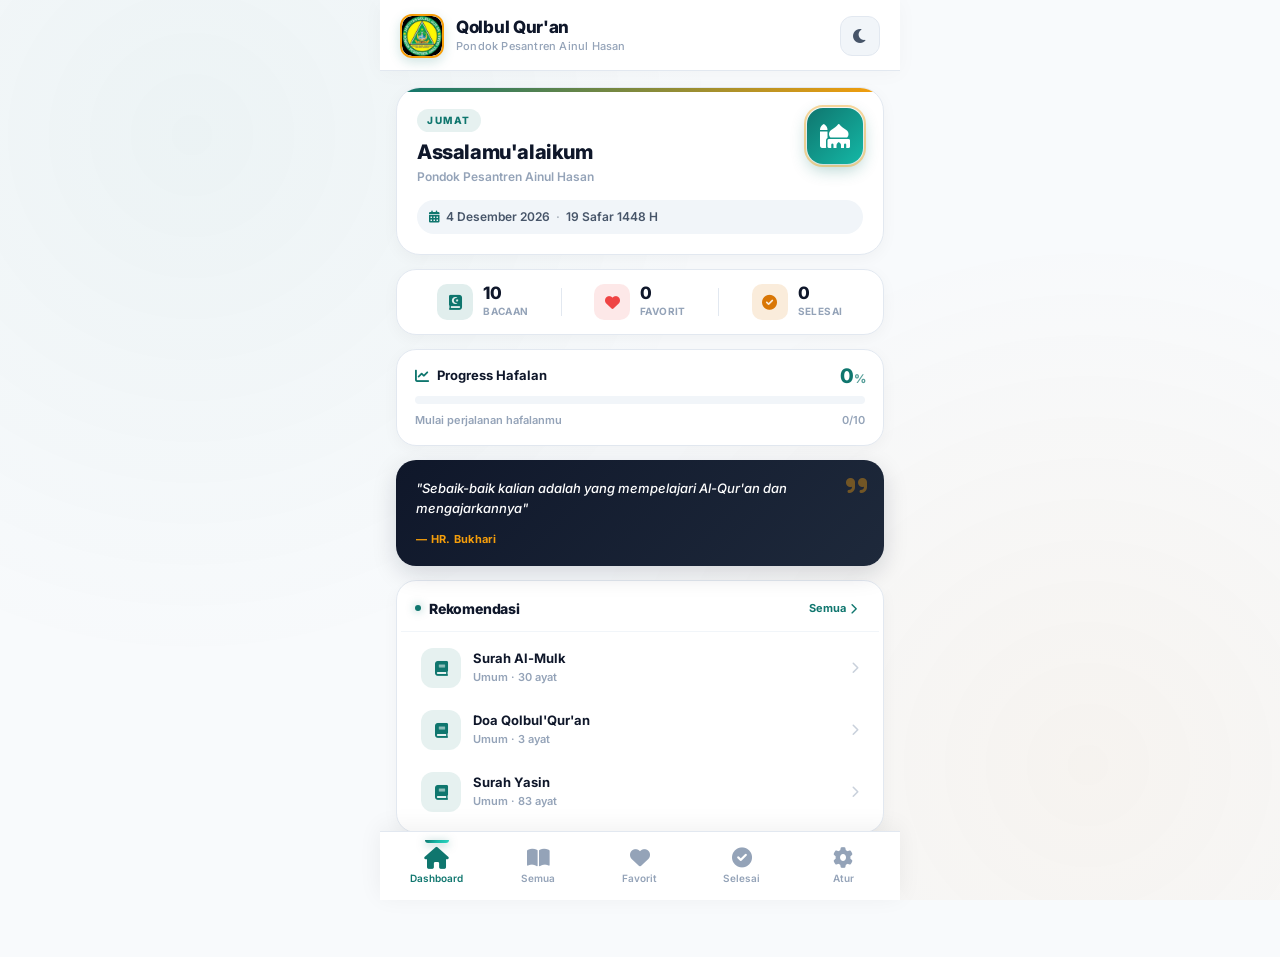
<file: index.html>
<!DOCTYPE html>
<html lang="id">
<head>
    <meta charset="UTF-8" />
    <meta name="viewport" content="width=device-width, initial-scale=1.0, maximum-scale=1.0, user-scalable=no, viewport-fit=cover" />
    <title>Qolbul Qur'an - Pondok Pesantren Ainul Hasan</title>
    
    <!-- PWA META TAGS -->
    <link rel="manifest" href="./manifest.json">
    <meta name="theme-color" content="#0f766e">
    <meta name="mobile-web-app-capable" content="yes">
    <meta name="apple-mobile-web-app-capable" content="yes">
    <meta name="apple-mobile-web-app-status-bar-style" content="default">
    <meta name="apple-mobile-web-app-title" content="Qolbul Qur'an">
    <link rel="apple-touch-icon" href="./icons/128x128.png">
    
    <!-- FONTS & ICONS -->
    <link rel="stylesheet" href="https://fonts.googleapis.com/css2?family=Inter:wght@300;400;500;600;700;800;900&family=Amiri:wght@400;700&display=swap" />
    <link rel="stylesheet" href="https://cdnjs.cloudflare.com/ajax/libs/font-awesome/6.0.0-beta3/css/all.min.css" />
    <link rel="stylesheet" href="./css/style.css" />
    
    <!-- SERVICE WORKER -->
    <script>
        if (window.location.protocol === 'https:' || window.location.hostname === 'localhost' || window.location.hostname === '127.0.0.1') {
            if ('serviceWorker' in navigator) {
                window.addEventListener('load', function() {
                    navigator.serviceWorker.register('./sw.js', { scope: './' })
                        .then(function(r) { console.log('[PWA] SW registered:', r.scope); })
                        .catch(function(e) { console.log('[PWA] SW failed:', e); });
                });
            }
        }
    </script>
</head>
<body>
    <div id="app" class="app-container">
        
        <!-- TOP APP BAR -->
        <header class="top-appbar" id="topAppbar">
            <div class="brand">
                <div class="brand-logo" id="appbarLogo">
                    <img src="./icons/128x128.png" alt="Logo Qolbul Qur'an" />
                </div>
                <div class="brand-text">
                    <h1 id="appbarTitle">Qolbul Qur'an</h1>
                    <p id="appbarSubtitle">Pondok Pesantren Ainul Hasan</p>
                </div>
            </div>
            <div class="appbar-actions">
                <button class="icon-btn" id="themeToggleTop" type="button" aria-label="Ganti Tema">
                    <i class="fas fa-moon"></i>
                </button>
            </div>
        </header>

        <!-- KONTEN DINAMIS -->
        <div id="content" class="content-area"></div>
        
        <!-- BOTTOM NAVIGATION -->
        <nav class="bottom-nav" id="bottomNav">
            <a href="#dashboard" class="nav-item active" data-page="dashboard">
                <i class="fas fa-home"></i>
                <span>Dashboard</span>
            </a>
            <a href="#semua" class="nav-item" data-page="semua">
                <i class="fas fa-book-open"></i>
                <span>Semua</span>
            </a>
            <a href="#favorid" class="nav-item" data-page="favorid">
                <i class="fas fa-heart"></i>
                <span>Favorit</span>
            </a>
            <a href="#selesai" class="nav-item" data-page="selesai">
                <i class="fas fa-check-circle"></i>
                <span>Selesai</span>
            </a>
            <a href="#pengaturan" class="nav-item" data-page="pengaturan">
                <i class="fas fa-cog"></i>
                <span>Atur</span>
            </a>
        </nav>
    </div>

    <!-- SCRIPTS -->
    <script src="./js/data.js"></script>
    <script src="./js/app.js"></script>
    <script src="./js/dashboard.js"></script>
    <script src="./js/semua.js"></script>
    <script src="./js/favorid.js"></script>
    <script src="./js/selesai.js"></script>
    <script src="./js/pengaturan.js"></script>
    <script src="./js/detail.js"></script>

    <!-- ============================================
         PATCH: TOP APPBAR + NAVIGATION + TEXT SIZE
         ============================================ -->
    <script>
    (function() {
        'use strict';
        console.log('[Patch v1.2] Loading...');

        // ============================================
        // 1. FORCE APPLY TEXT SIZE
        // ============================================
        function applyTextSize() {
            var size = localStorage.getItem('textSize') || 'medium';
            document.body.classList.remove('text-small', 'text-medium', 'text-large', 'text-xlarge');
            if (size !== 'medium') {
                document.body.classList.add('text-' + size);
            }
            console.log('[Patch] Text size applied:', size);
        }

        applyTextSize();

        window.setTextSize = function(size) {
            document.body.classList.remove('text-small', 'text-medium', 'text-large', 'text-xlarge');
            if (size !== 'medium') {
                document.body.classList.add('text-' + size);
            }
            localStorage.setItem('textSize', size);
            console.log('[Patch] Text size changed to:', size);
        };

        // ============================================
        // 2. PAGE CONFIG
        // ============================================
        var PAGE_CONFIG = {
            'dashboard': { title: "Qolbul Qur'an", subtitle: 'Pondok Pesantren Ainul Hasan' },
            'semua': { title: 'Semua Bacaan', subtitle: 'Koleksi lengkap bacaan' },
            'favorid': { title: 'Favorit', subtitle: 'Bacaan pilihanmu' },
            'selesai': { title: 'Selesai', subtitle: 'Bacaan yang sudah dihafal' },
            'pengaturan': { title: 'Pengaturan', subtitle: 'Sesuaikan aplikasi' },
            'detail': { title: 'Detail Bacaan', subtitle: 'Baca dan hafalkan' }
        };

        // ============================================
        // 3. UPDATE TOP APPBAR (Logo TIDAK diubah)
        // ============================================
        function updateAppbar(page, extraData) {
            var config = PAGE_CONFIG[page] || PAGE_CONFIG['dashboard'];
            var titleEl = document.getElementById('appbarTitle');
            var subtitleEl = document.getElementById('appbarSubtitle');

            if (titleEl) titleEl.textContent = config.title;
            if (subtitleEl) subtitleEl.textContent = config.subtitle;

            // Kalau di halaman detail, tampilkan judul bacaan
            if (page === 'detail' && extraData) {
                var data = window.READINGS_DATA || [];
                for (var i = 0; i < data.length; i++) {
                    if (data[i].id === extraData) {
                        var item = data[i];
                        if (titleEl) titleEl.textContent = item.title;
                        var count = item.totalVerses || (item.verses ? item.verses.length : 0);
                        if (subtitleEl) subtitleEl.textContent = (item.category || 'Bacaan') + ' · ' + count + ' ayat';
                        break;
                    }
                }
            }
        }

        // ============================================
        // 4. THEME TOGGLE
        // ============================================
        function initThemeToggle() {
            var btn = document.getElementById('themeToggleTop');
            if (!btn) return;
            function updateIcon() {
                var isDark = document.body.classList.contains('dark');
                btn.innerHTML = isDark ? '<i class="fas fa-sun"></i>' : '<i class="fas fa-moon"></i>';
            }
            updateIcon();
            var newBtn = btn.cloneNode(true);
            btn.parentNode.replaceChild(newBtn, btn);
            newBtn.addEventListener('click', function(e) {
                e.preventDefault();
                e.stopPropagation();
                var isDark = document.body.classList.toggle('dark');
                localStorage.setItem('theme', isDark ? 'dark' : 'light');
                updateIcon();
                var settingToggle = document.getElementById('themeToggle');
                if (settingToggle) settingToggle.classList.toggle('active', isDark);
            });
        }

        // ============================================
        // 5. PATCH NAVIGATE TO
        // ============================================
        function patchNavigateTo() {
            if (typeof window.navigateTo !== 'function') return false;
            if (window.navigateTo.__patched) return true;
            var original = window.navigateTo;
            window.navigateTo = function(page, data) {
                updateAppbar(page, data);
                original.call(this, page, data);
                document.querySelectorAll('.nav-item').forEach(function(el) { el.classList.remove('active'); });
                var activeNav = document.querySelector('.nav-item[data-page="' + page + '"]');
                if (activeNav) activeNav.classList.add('active');
            };
            window.navigateTo.__patched = true;
            console.log('[Patch] navigateTo patched');
            return true;
        }

        // ============================================
        // 6. FIX NAV CLICKS
        // ============================================
        function fixNavClicks() {
            document.querySelectorAll('.nav-item').forEach(function(item) {
                var clone = item.cloneNode(true);
                item.parentNode.replaceChild(clone, item);
                clone.addEventListener('click', function(e) {
                    e.preventDefault();
                    e.stopPropagation();
                    var page = this.getAttribute('data-page') || (this.getAttribute('href') || '').replace('#', '');
                    if (page && typeof window.navigateTo === 'function') window.navigateTo(page);
                });
            });
        }

        // ============================================
        // 7. INIT
        // ============================================
        function init() {
            console.log('[Patch] Initializing...');
            fixNavClicks();
            initThemeToggle();
            
            var attempts = 0;
            var interval = setInterval(function() {
                attempts++;
                if (patchNavigateTo()) {
                    clearInterval(interval);
                    console.log('[Patch] Ready in ' + attempts + ' attempts');
                    var initialPage = window.currentPage || 'dashboard';
                    updateAppbar(initialPage);
                    setTimeout(fixNavClicks, 500);
                }
                if (attempts > 40) {
                    clearInterval(interval);
                    console.warn('[Patch] navigateTo not found');
                }
            }, 50);
        }

        if (document.readyState === 'loading') {
            document.addEventListener('DOMContentLoaded', init);
        } else {
            init();
        }

        // ============================================
        // 8. DEBUG HELPER
        // ============================================
        window.__debug = {
            status: function() {
                return {
                    navigateToExists: typeof window.navigateTo === 'function',
                    navigateToPatched: !!(window.navigateTo && window.navigateTo.__patched),
                    currentPage: window.currentPage,
                    totalData: window.READINGS_DATA ? window.READINGS_DATA.length : 0,
                    textSize: localStorage.getItem('textSize') || 'medium',
                    bodyClass: document.body.className
                };
            },
            testSize: function(size) {
                window.setTextSize(size);
                console.log('Text size set to:', size);
            }
        };
        console.log('[Patch] Loaded. Cek: window.__debug.status()');
    })();
    </script>
</body>
</html>
</file>
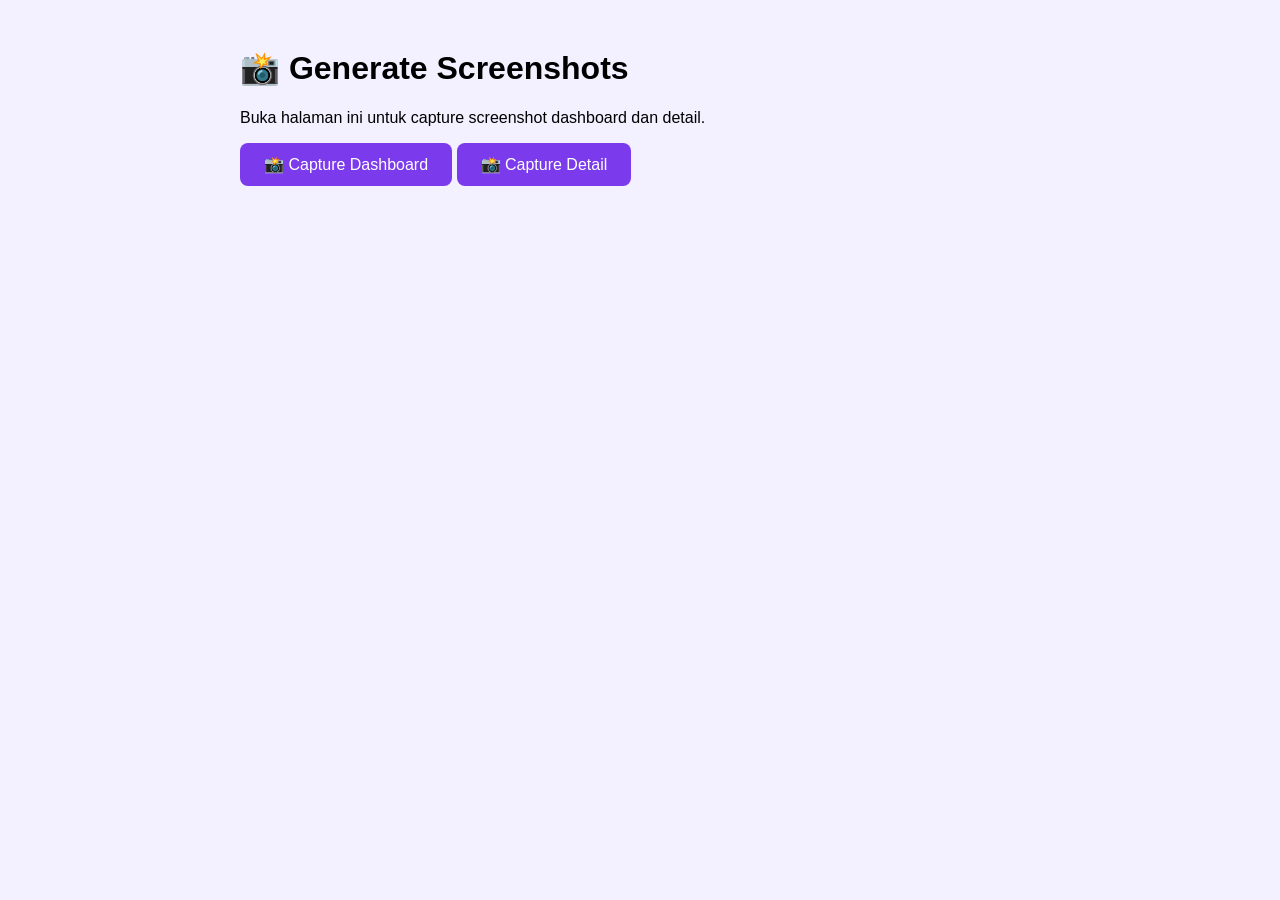
<file: generate-screenshots.html>
<!DOCTYPE html>
<html>
<head>
    <meta charset="UTF-8">
    <meta name="viewport" content="width=device-width, initial-scale=1.0">
    <title>Generate Screenshots</title>
    <style>
        body { font-family: Arial; padding: 20px; background: #f3f0ff; }
        .container { max-width: 800px; margin: 0 auto; }
        .screenshot { 
            background: white; 
            border-radius: 16px; 
            padding: 20px; 
            margin: 20px 0;
            border: 2px solid #ddd;
        }
        .screenshot img { width: 100%; max-width: 400px; display: block; margin: 0 auto; border-radius: 8px; }
        button { padding: 12px 24px; background: #7c3aed; color: white; border: none; border-radius: 8px; cursor: pointer; font-size: 16px; }
    </style>
</head>
<body>
    <div class="container">
        <h1>📸 Generate Screenshots</h1>
        <p>Buka halaman ini untuk capture screenshot dashboard dan detail.</p>
        
        <button onclick="captureScreenshot('dashboard')">📸 Capture Dashboard</button>
        <button onclick="captureScreenshot('detail')">📸 Capture Detail</button>
        
        <div id="result"></div>
    </div>

    <script>
        function captureScreenshot(type) {
            const result = document.getElementById('result');
            result.innerHTML = `
                <div class="screenshot">
                    <h3>${type === 'dashboard' ? '📊 Dashboard' : '📖 Detail'}</h3>
                    <p>📸 Screenshot telah diambil. Silakan gunakan tools screenshot browser (F12 > Capture).</p>
                    <p style="font-size:12px;color:gray;">
                        Tips: Buka halaman ${type === 'dashboard' ? 'dashboard' : 'detail'} di browser, 
                        lalu gunakan F12 > "Capture full size screenshot"
                    </p>
                    <p style="margin-top:10px;">
                        ⚠️ Untuk PWA, gunakan screenshot dari perangkat asli (Android/iOS) dengan ukuran 1280x720.
                    </p>
                </div>
            `;
        }
    </script>
</body>
</html>
</file>
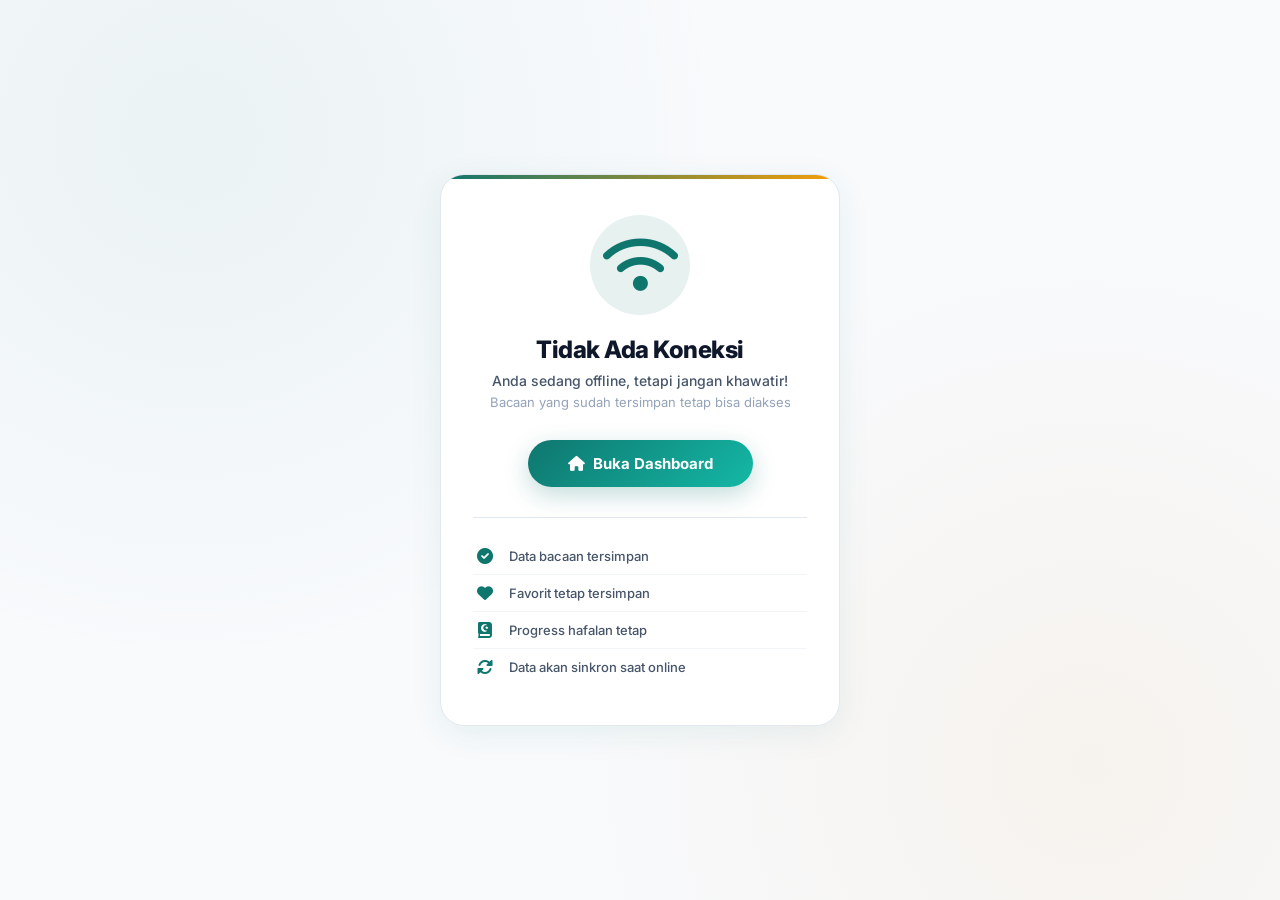
<file: offline.html>
<!DOCTYPE html>
<html lang="id">
<head>
    <meta charset="UTF-8">
    <meta name="viewport" content="width=device-width, initial-scale=1.0, maximum-scale=1.0, user-scalable=no">
    <title>Offline - Qolbul Qur'an</title>
    <link rel="stylesheet" href="https://fonts.googleapis.com/css2?family=Inter:wght@300;400;500;600;700;800;900&display=swap" />
    <link rel="stylesheet" href="https://cdnjs.cloudflare.com/ajax/libs/font-awesome/6.0.0-beta3/css/all.min.css" />
    <style>
        * { margin: 0; padding: 0; box-sizing: border-box; font-family: 'Inter', sans-serif; }
        body { 
            background: #f8fafc;
            background-image: 
                radial-gradient(circle at 15% 15%, rgba(15, 118, 110, 0.06) 0%, transparent 40%),
                radial-gradient(circle at 85% 85%, rgba(217, 119, 6, 0.06) 0%, transparent 40%);
            min-height: 100vh; 
            display: flex; 
            align-items: center; 
            justify-content: center; 
            padding: 20px; 
        }
        .offline-container {
            background: #ffffff;
            border-radius: 24px;
            padding: 40px 32px;
            max-width: 400px;
            width: 100%;
            text-align: center;
            border: 1px solid #e2e8f0;
            box-shadow: 0 8px 32px rgba(15, 118, 110, 0.08);
            animation: fadeSlide 0.5s ease;
            position: relative;
            overflow: hidden;
        }
        .offline-container::before {
            content: '';
            position: absolute;
            top: 0;
            left: 0;
            right: 0;
            height: 4px;
            background: linear-gradient(90deg, #0f766e, #f59e0b);
        }
        .offline-icon { 
            font-size: 60px; 
            color: #0f766e; 
            margin-bottom: 20px; 
            animation: pulse 2s ease-in-out infinite;
            display: inline-flex;
            align-items: center;
            justify-content: center;
            width: 100px;
            height: 100px;
            background: rgba(15, 118, 110, 0.1);
            border-radius: 50%;
        }
        .offline-title { 
            font-size: 24px; 
            font-weight: 800; 
            margin-bottom: 8px; 
            color: #0f172a;
            letter-spacing: -0.5px;
        }
        .offline-desc { 
            font-size: 14px; 
            color: #475569; 
            margin-bottom: 4px; 
            font-weight: 500;
        }
        .offline-sub { 
            font-size: 13px; 
            color: #94a3b8; 
            margin-bottom: 28px; 
            line-height: 1.5;
        }
        .offline-btn {
            background: linear-gradient(135deg, #0f766e 0%, #14b8a6 100%);
            color: white;
            border: none;
            padding: 14px 40px;
            border-radius: 100px;
            font-size: 15px;
            font-weight: 700;
            cursor: pointer;
            text-decoration: none;
            display: inline-flex;
            align-items: center;
            gap: 8px;
            box-shadow: 0 8px 24px rgba(15, 118, 110, 0.25);
            transition: all 0.2s;
        }
        .offline-btn:active { transform: scale(0.95); }
        .offline-list { 
            margin-top: 30px; 
            text-align: left; 
            padding-top: 20px; 
            border-top: 1px solid #e2e8f0;
        }
        .offline-list-item { 
            display: flex; 
            align-items: center; 
            gap: 12px; 
            padding: 10px 0; 
            color: #475569; 
            border-bottom: 1px solid #f1f5f9;
            font-size: 13px;
            font-weight: 500;
        }
        .offline-list-item:last-child { border-bottom: none; }
        .offline-list-item i { 
            color: #0f766e; 
            width: 24px; 
            font-size: 16px; 
            text-align: center;
        }
        @keyframes pulse { 
            0%,100% { transform: scale(1); opacity: 1; } 
            50% { transform: scale(1.08); opacity: 0.85; } 
        }
        @keyframes fadeSlide { 
            0% { opacity: 0; transform: translateY(20px); } 
            100% { opacity: 1; transform: translateY(0); } 
        }
        @media (prefers-color-scheme: dark) {
            body { background: #0f172a; }
            .offline-container { 
                background: #1e293b; 
                border-color: #334155; 
            }
            .offline-title { color: #f8fafc; }
            .offline-desc { color: #cbd5e1; }
            .offline-sub { color: #94a3b8; }
            .offline-list { border-top-color: #334155; }
            .offline-list-item { 
                color: #cbd5e1; 
                border-bottom-color: #1e293b;
            }
            .offline-icon {
                background: rgba(20, 184, 166, 0.15);
                color: #5eead4;
            }
        }
    </style>
</head>
<body>
    <div class="offline-container">
        <div class="offline-icon"><i class="fas fa-wifi"></i></div>
        <h1 class="offline-title">Tidak Ada Koneksi</h1>
        <p class="offline-desc">Anda sedang offline, tetapi jangan khawatir!</p>
        <p class="offline-sub">Bacaan yang sudah tersimpan tetap bisa diakses</p>
        <a href="./" class="offline-btn"><i class="fas fa-home"></i> Buka Dashboard</a>
        <div class="offline-list">
            <div class="offline-list-item"><i class="fas fa-check-circle"></i><span>Data bacaan tersimpan</span></div>
            <div class="offline-list-item"><i class="fas fa-heart"></i><span>Favorit tetap tersimpan</span></div>
            <div class="offline-list-item"><i class="fas fa-book-quran"></i><span>Progress hafalan tetap</span></div>
            <div class="offline-list-item"><i class="fas fa-sync-alt"></i><span>Data akan sinkron saat online</span></div>
        </div>
    </div>
</body>
</html>
</file>
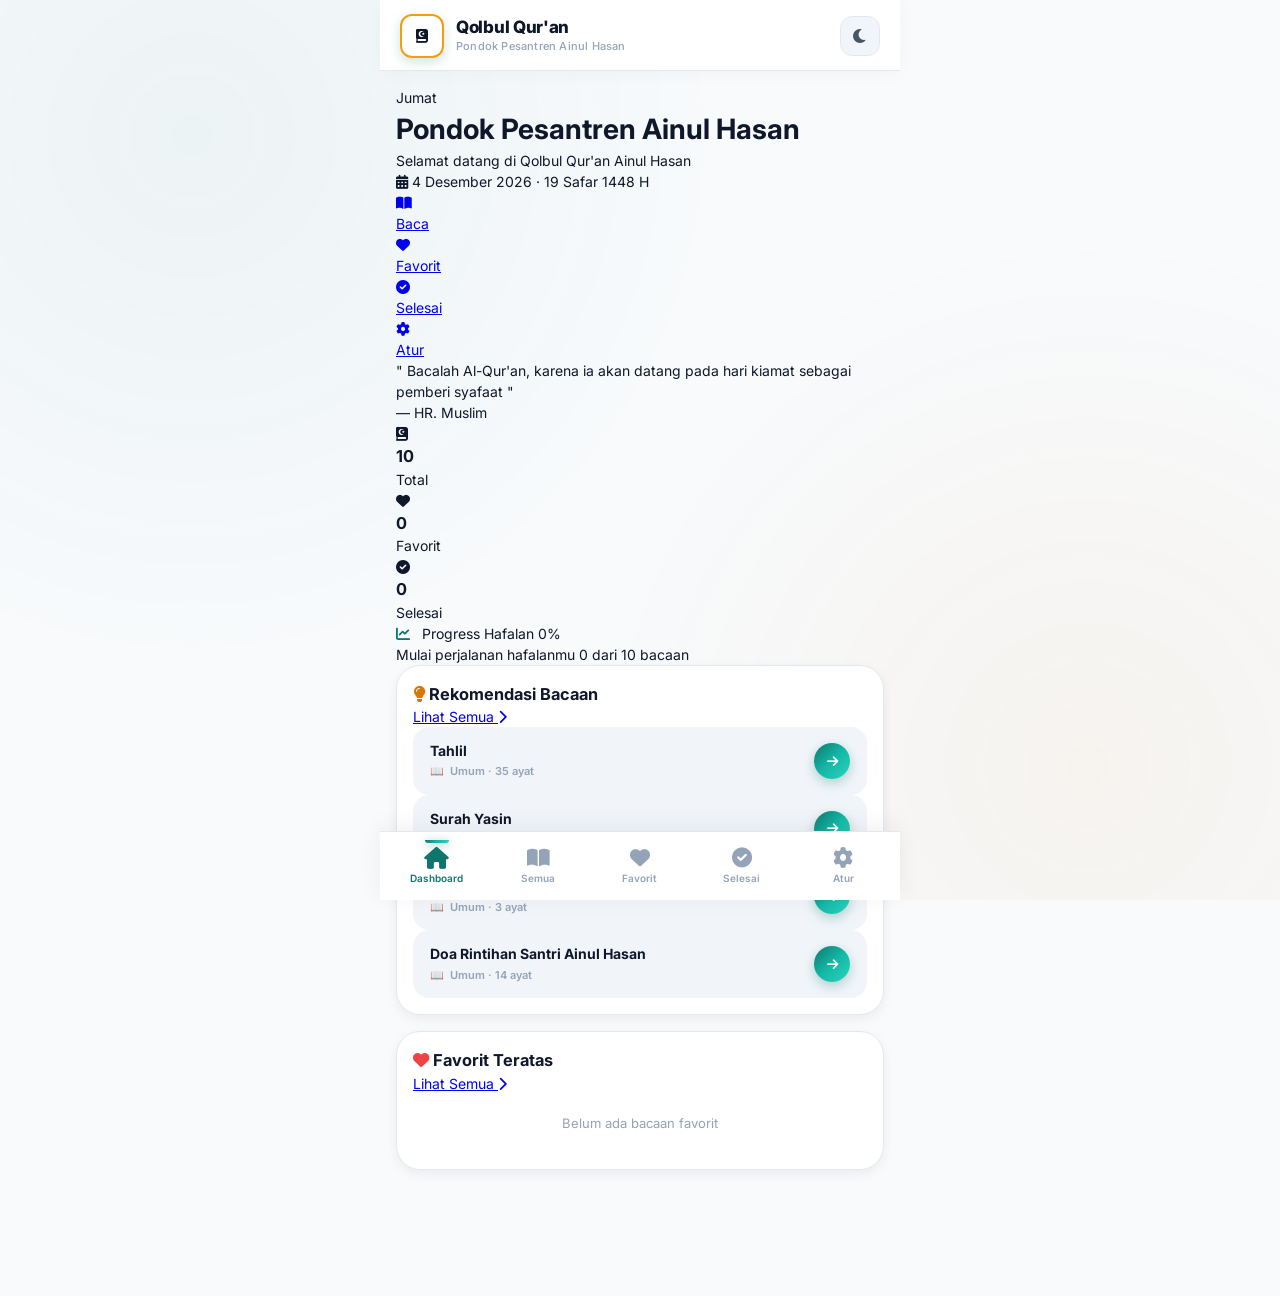
<file: html/dashboard.html>
<!DOCTYPE html>
<html lang="id">
<head>
    <meta charset="UTF-8" />
    <meta name="viewport" content="width=device-width, initial-scale=1.0, maximum-scale=1.0, user-scalable=no, viewport-fit=cover" />
    <title>Dashboard - Qolbul Qur'an Ainul Hasan</title>
    <link rel="stylesheet" href="https://fonts.googleapis.com/css2?family=Inter:wght@300;400;500;600;700;800;900&family=Amiri:wght@400;700&display=swap" />
    <link rel="stylesheet" href="https://cdnjs.cloudflare.com/ajax/libs/font-awesome/6.0.0-beta3/css/all.min.css" />
    <link rel="stylesheet" href="../css/style.css" />
</head>
<body>
    <div id="app" class="app-container">
        
        <!-- TOP APP BAR -->
        <header class="top-appbar">
            <div class="brand">
                <div class="brand-logo">
                    <i class="fas fa-book-quran"></i>
                </div>
                <div class="brand-text">
                    <h1>Qolbul Qur'an</h1>
                    <p>Pondok Pesantren Ainul Hasan</p>
                </div>
            </div>
            <div class="appbar-actions">
                <button class="icon-btn" id="themeToggleTop" aria-label="Ganti Tema">
                    <i class="fas fa-moon"></i>
                </button>
            </div>
        </header>

        <div id="content" class="content-area">
            <!-- Hero Premium -->
            <div class="dash-hero">
                <div class="greeting" id="dayDisplay">Hari ini</div>
                <h1>Pondok Pesantren Ainul Hasan</h1>
                <div class="subtitle">Selamat datang di Qolbul Qur'an Ainul Hasan</div>
                <div class="date-badge">
                    <i class="fas fa-calendar-alt"></i> <span id="dateDisplay">Memuat...</span>
                </div>
            </div>

            <!-- Quick Actions -->
            <div class="quick-actions">
                <a href="semua.html" class="quick-action">
                    <div class="qa-icon green"><i class="fas fa-book-open"></i></div>
                    <span class="qa-label">Baca</span>
                </a>
                <a href="favorid.html" class="quick-action">
                    <div class="qa-icon red"><i class="fas fa-heart"></i></div>
                    <span class="qa-label">Favorit</span>
                </a>
                <a href="selesai.html" class="quick-action">
                    <div class="qa-icon gold"><i class="fas fa-check-circle"></i></div>
                    <span class="qa-label">Selesai</span>
                </a>
                <a href="pengaturan.html" class="quick-action">
                    <div class="qa-icon purple"><i class="fas fa-cog"></i></div>
                    <span class="qa-label">Atur</span>
                </a>
            </div>

            <!-- Motivational Quote -->
            <div class="motivation-card" id="quoteCard">
                <div class="quote" id="quoteText">" Loading quotes... "</div>
                <div class="quote-source" id="quoteSource">— </div>
            </div>

            <!-- Stats -->
            <div class="dash-stats">
                <div class="stat-item">
                    <span class="stat-icon purple"><i class="fas fa-book-quran"></i></span>
                    <h3 id="totalData">0</h3>
                    <p>Total</p>
                </div>
                <div class="stat-item">
                    <span class="stat-icon red"><i class="fas fa-heart"></i></span>
                    <h3 id="totalFav">0</h3>
                    <p>Favorit</p>
                </div>
                <div class="stat-item">
                    <span class="stat-icon green"><i class="fas fa-check-circle"></i></span>
                    <h3 id="totalDone">0</h3>
                    <p>Selesai</p>
                </div>
            </div>

            <!-- Progress -->
            <div class="progress-wrap">
                <div class="progress-label">
                    <span><i class="fas fa-chart-line" style="color:#0f766e;margin-right:8px;"></i> Progress Hafalan</span>
                    <span class="progress-percent" id="progressPercent">0%</span>
                </div>
                <div class="progress-bar">
                    <div class="progress-fill" id="progressFill" style="width:0%"></div>
                </div>
                <div class="progress-info">
                    <span id="progressText">Mulai perjalanan hafalanmu</span>
                    <span id="progressCount">0 dari 0 bacaan</span>
                </div>
            </div>

            <!-- Rekomendasi -->
            <div class="list-section" id="rekomendasiContainer">
                <div class="section-header">
                    <h3><i class="fas fa-lightbulb" style="color:#d97706;"></i> Rekomendasi Bacaan</h3>
                    <a href="semua.html" class="see-all">Lihat Semua <i class="fas fa-chevron-right"></i></a>
                </div>
                <div id="rekomendasiList"></div>
            </div>

            <!-- Favorit Teratas -->
            <div class="list-section" id="favoritContainer">
                <div class="section-header">
                    <h3><i class="fas fa-heart" style="color:#ef4444;"></i> Favorit Teratas</h3>
                    <a href="favorid.html" class="see-all">Lihat Semua <i class="fas fa-chevron-right"></i></a>
                </div>
                <div id="favoritList"></div>
            </div>
        </div>

        <!-- BOTTOM NAV -->
        <nav class="bottom-nav">
            <a href="dashboard.html" class="nav-item active"><i class="fas fa-home"></i><span>Dashboard</span></a>
            <a href="semua.html" class="nav-item"><i class="fas fa-book-open"></i><span>Semua</span></a>
            <a href="favorid.html" class="nav-item"><i class="fas fa-heart"></i><span>Favorit</span></a>
            <a href="selesai.html" class="nav-item"><i class="fas fa-check-circle"></i><span>Selesai</span></a>
            <a href="pengaturan.html" class="nav-item"><i class="fas fa-cog"></i><span>Atur</span></a>
        </nav>
    </div>

    <script src="../js/data.js"></script>
    <script>
        var data = window.READINGS_DATA || [];
        var favorit = JSON.parse(localStorage.getItem('favorit') || '[]');
        var selesai = JSON.parse(localStorage.getItem('selesai') || '[]');

        var total = data.length;
        var totalFav = favorit.length;
        var totalDone = selesai.length;
        var progress = total > 0 ? Math.round((totalDone / total) * 100) : 0;

        document.getElementById('totalData').textContent = total;
        document.getElementById('totalFav').textContent = totalFav;
        document.getElementById('totalDone').textContent = totalDone;
        document.getElementById('progressPercent').textContent = progress + '%';
        document.getElementById('progressFill').style.width = progress + '%';

        var progressText = '';
        if (progress === 0) progressText = 'Mulai perjalanan hafalanmu';
        else if (progress < 30) progressText = 'Semangat, teruskan!';
        else if (progress < 60) progressText = 'Bagus, kamu hebat!';
        else if (progress < 90) progressText = 'Hampir selesai!';
        else progressText = 'Luar biasa!';

        document.getElementById('progressText').textContent = progressText;
        document.getElementById('progressCount').textContent = totalDone + ' dari ' + total + ' bacaan';

        var now = new Date();
        var hari = ['Minggu', 'Senin', 'Selasa', 'Rabu', 'Kamis', 'Jumat', 'Sabtu'];
        document.getElementById('dayDisplay').textContent = hari[now.getDay()];

        function updateHijriDate() {
            var now = new Date();
            var masehi = now.toLocaleDateString('id-ID', { day: 'numeric', month: 'long', year: 'numeric' });
            document.getElementById('dateDisplay').textContent = masehi + ' · Memuat...';
            
            var cachedHijri = localStorage.getItem('hijriDate');
            var cachedDate = localStorage.getItem('hijriDateCached');
            var today = now.toDateString();
            
            if (cachedHijri && cachedDate === today) {
                document.getElementById('dateDisplay').textContent = masehi + ' · ' + cachedHijri;
                return;
            }
            
            fetch('https://api.myquran.com/v3/cal/today')
                .then(function(r) { return r.json(); })
                .then(function(data) {
                    if (data && data.status && data.data && data.data.hijr) {
                        var h = data.data.hijr;
                        var hijri = h.today || (h.day + ' ' + h.monthName + ' ' + h.year + ' H');
                        localStorage.setItem('hijriDate', hijri);
                        localStorage.setItem('hijriDateCached', today);
                        document.getElementById('dateDisplay').textContent = masehi + ' · ' + hijri;
                    }
                })
                .catch(function() {
                    document.getElementById('dateDisplay').textContent = masehi + ' · 19 Safar 1448 H';
                });
        }
        updateHijriDate();

        var quotes = [
            { text: "Sebaik-baik kalian adalah yang mempelajari Al-Qur'an dan mengajarkannya", source: "HR. Bukhari" },
            { text: "Bacalah Al-Qur'an, karena ia akan datang pada hari kiamat sebagai pemberi syafaat", source: "HR. Muslim" },
            { text: "Barang siapa yang membaca satu huruf dari Al-Qur'an maka baginya satu kebaikan", source: "HR. Tirmidzi" },
            { text: "Al-Qur'an adalah obat bagi hati yang gelisah dan penyejuk jiwa yang rindu", source: "-" },
            { text: "Jadikanlah Al-Qur'an sebagai teman terbaik dalam perjalanan hidupmu", source: "-" }
        ];
        var randomQuote = quotes[Math.floor(Math.random() * quotes.length)];
        document.getElementById('quoteText').textContent = '" ' + randomQuote.text + ' "';
        document.getElementById('quoteSource').textContent = '— ' + randomQuote.source;

        var belumSelesai = data.filter(function(item) { return selesai.indexOf(item.id) === -1; });
        var rekomendasi = [];
        if (belumSelesai.length > 0) {
            var shuffled = belumSelesai.slice();
            for (var i = shuffled.length - 1; i > 0; i--) {
                var j = Math.floor(Math.random() * (i + 1));
                var temp = shuffled[i];
                shuffled[i] = shuffled[j];
                shuffled[j] = temp;
            }
            rekomendasi = shuffled.slice(0, 4);
        }

        var rekomendasiContainer = document.getElementById('rekomendasiList');
        if (rekomendasi.length > 0) {
            var rekomHtml = '';
            rekomendasi.forEach(function(item) {
                var totalAyat = item.totalVerses || (item.verses ? item.verses.length : 0);
                rekomHtml += '<div class="rekomendasi-item" onclick="window.location.href=\'detail.html?id=' + item.id + '\'">';
                rekomHtml += '  <div class="rekomendasi-info">';
                rekomHtml += '    <div class="rekomendasi-title">' + item.title + '</div>';
                rekomHtml += '    <div class="rekomendasi-meta">' + (item.category || 'Umum') + ' · ' + totalAyat + ' ayat</div>';
                rekomHtml += '  </div>';
                rekomHtml += '  <div class="rekomendasi-action">';
                rekomHtml += '    <button class="rekomendasi-btn"><i class="fas fa-arrow-right"></i></button>';
                rekomHtml += '  </div>';
                rekomHtml += '</div>';
            });
            rekomendasiContainer.innerHTML = rekomHtml;
        } else {
            rekomendasiContainer.innerHTML = '<div style="text-align:center;padding:20px 0;color:var(--text-light);font-size:13px;">Semua bacaan sudah selesai 🎉</div>';
        }

        var favoritData = data.filter(function(item) { return favorit.indexOf(item.id) > -1; });
        var favoritContainer = document.getElementById('favoritList');
        if (favoritData.length > 0) {
            var favHtml = '';
            var topFavorit = favoritData.slice(0, 3);
            topFavorit.forEach(function(item) {
                var totalAyat = item.totalVerses || (item.verses ? item.verses.length : 0);
                favHtml += '<div class="favorit-item" onclick="window.location.href=\'detail.html?id=' + item.id + '\'">';
                favHtml += '  <div class="favorit-info">';
                favHtml += '    <div class="favorit-title">' + item.title + '</div>';
                favHtml += '    <div class="favorit-meta">' + (item.category || 'Umum') + ' · ' + totalAyat + ' ayat</div>';
                favHtml += '  </div>';
                favHtml += '  <div class="favorit-action">';
                favHtml += '    <button class="favorit-btn"><i class="fas fa-book-open"></i></button>';
                favHtml += '  </div>';
                favHtml += '</div>';
            });
            favoritContainer.innerHTML = favHtml;
        } else {
            favoritContainer.innerHTML = '<div style="text-align:center;padding:20px 0;color:var(--text-light);font-size:13px;">Belum ada bacaan favorit</div>';
        }

        // Theme & Text Size
        function setTextSize(size) {
            document.body.classList.remove('text-small', 'text-medium', 'text-large', 'text-xlarge');
            if (size !== 'medium') document.body.classList.add('text-' + size);
        }
        setTextSize(localStorage.getItem('textSize') || 'medium');
        if (localStorage.getItem('theme') === 'dark') document.body.classList.add('dark');

        // Top AppBar Theme Toggle
        var themeToggleTop = document.getElementById('themeToggleTop');
        function updateThemeIcon() {
            var isDark = document.body.classList.contains('dark');
            themeToggleTop.innerHTML = isDark ? '<i class="fas fa-sun"></i>' : '<i class="fas fa-moon"></i>';
        }
        updateThemeIcon();
        themeToggleTop.addEventListener('click', function() {
            var isDark = document.body.classList.toggle('dark');
            localStorage.setItem('theme', isDark ? 'dark' : 'light');
            updateThemeIcon();
        });
    </script>
</body>
</html>
</file>
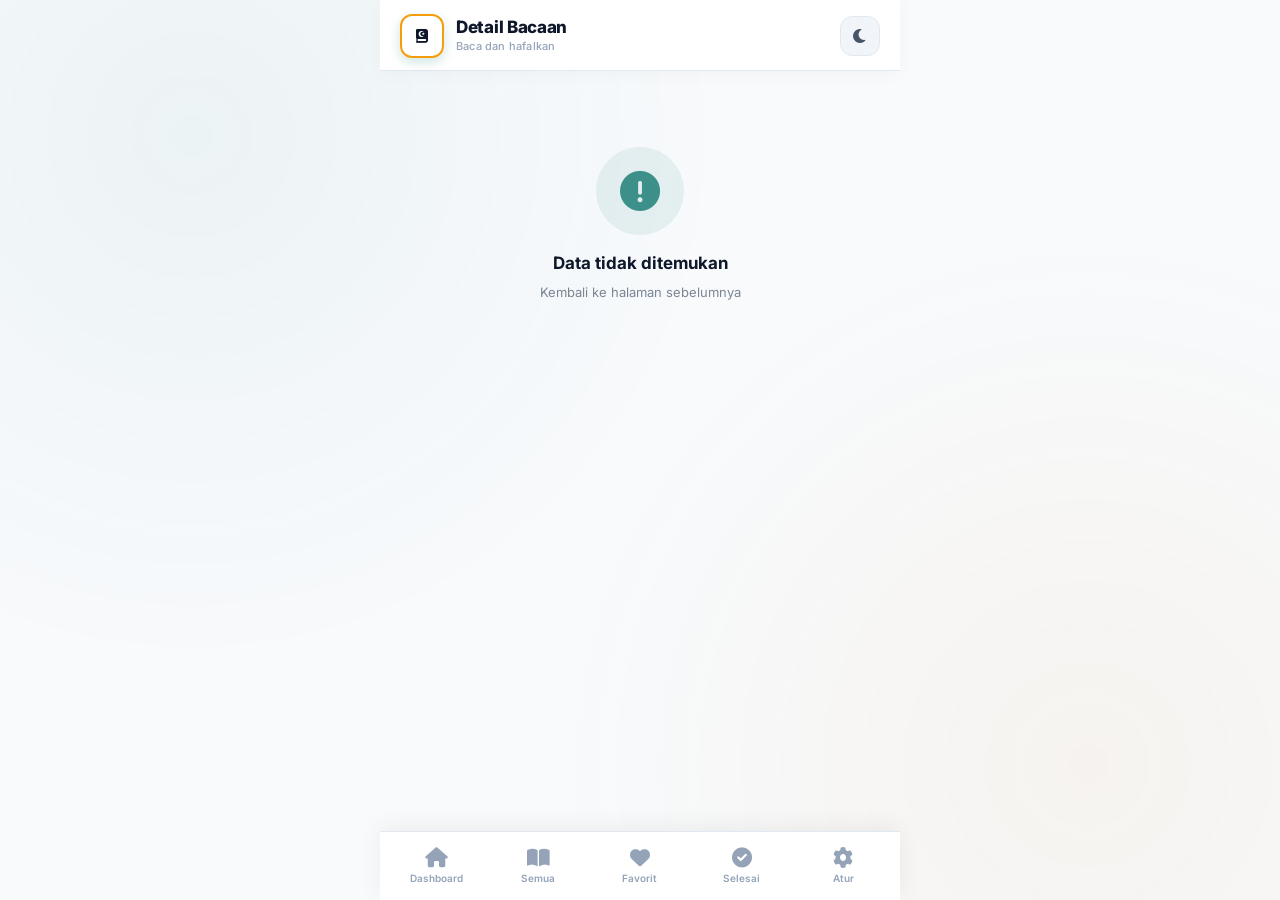
<file: html/detail.html>
<!DOCTYPE html>
<html lang="id">
<head>
    <meta charset="UTF-8" />
    <meta name="viewport" content="width=device-width, initial-scale=1.0, maximum-scale=1.0, user-scalable=no, viewport-fit=cover" />
    <title>Detail - Qolbul Qur'an</title>
    <link rel="stylesheet" href="https://fonts.googleapis.com/css2?family=Inter:wght@300;400;500;600;700;800;900&family=Amiri:wght@400;700&display=swap" />
    <link rel="stylesheet" href="https://cdnjs.cloudflare.com/ajax/libs/font-awesome/6.0.0-beta3/css/all.min.css" />
    <link rel="stylesheet" href="../css/style.css" />
</head>
<body>
    <div id="app" class="app-container">
        
        <!-- TOP APP BAR -->
        <header class="top-appbar">
            <div class="brand">
                <div class="brand-logo">
                    <i class="fas fa-book-quran"></i>
                </div>
                <div class="brand-text">
                    <h1 id="appbarTitle">Detail Bacaan</h1>
                    <p id="appbarSubtitle">Baca dan hafalkan</p>
                </div>
            </div>
            <div class="appbar-actions">
                <button class="icon-btn" id="themeToggleTop" aria-label="Ganti Tema">
                    <i class="fas fa-moon"></i>
                </button>
            </div>
        </header>

        <div id="content" class="content-area"></div>

        <nav class="bottom-nav">
            <a href="dashboard.html" class="nav-item"><i class="fas fa-home"></i><span>Dashboard</span></a>
            <a href="semua.html" class="nav-item"><i class="fas fa-book-open"></i><span>Semua</span></a>
            <a href="favorid.html" class="nav-item"><i class="fas fa-heart"></i><span>Favorit</span></a>
            <a href="selesai.html" class="nav-item"><i class="fas fa-check-circle"></i><span>Selesai</span></a>
            <a href="pengaturan.html" class="nav-item"><i class="fas fa-cog"></i><span>Atur</span></a>
        </nav>
    </div>

    <script src="../js/data.js"></script>
    <script src="../js/app.js"></script>
    <script src="../js/detail.js"></script>
    <script>
        var urlParams = new URLSearchParams(window.location.search);
        var id = parseInt(urlParams.get('id'));
        var container = document.getElementById('content');

        // Ambil data untuk update title
        var item = null;
        if (window.READINGS_DATA) {
            for (var i = 0; i < window.READINGS_DATA.length; i++) {
                if (window.READINGS_DATA[i].id === id) {
                    item = window.READINGS_DATA[i];
                    break;
                }
            }
        }
        if (item) {
            document.getElementById('appbarTitle').textContent = item.title;
            document.getElementById('appbarSubtitle').textContent = (item.category || 'Bacaan') + ' · ' + (item.totalVerses || (item.verses ? item.verses.length : 0)) + ' ayat';
        }

        if (typeof renderDetail === 'function') {
            renderDetail(container, id);
        } else {
            var verses = item ? (item.verses || []) : [];
            var html = '';
            html += '<div class="detail-page">';
            html += '  <div class="detail-header">';
            html += '    <button class="back-btn" onclick="history.back()"><i class="fas fa-arrow-left"></i></button>';
            html += '    <div class="title-section">';
            html += '      <h2>' + (item ? item.title : 'Tidak ditemukan') + '</h2>';
            html += '      <p>' + (item ? item.category : '') + ' · ' + verses.length + ' ayat</p>';
            html += '    </div>';
            html += '  </div>';
            verses.forEach(function(verse, index) {
                html += '  <div class="verse-item">';
                html += '    <div class="verse-number">' + (index + 1) + '</div>';
                if (verse.arabic) html += '    <div class="arabic">' + verse.arabic + '</div>';
                if (verse.latin) html += '    <div class="latin">' + verse.latin + '</div>';
                if (verse.translation) html += '    <div class="translation">' + verse.translation + '</div>';
                html += '  </div>';
            });
            html += '</div>';
            container.innerHTML = html;
        }

        function setTextSize(size) {
            document.body.classList.remove('text-small', 'text-medium', 'text-large', 'text-xlarge');
            if (size !== 'medium') document.body.classList.add('text-' + size);
        }
        setTextSize(localStorage.getItem('textSize') || 'medium');
        if (localStorage.getItem('theme') === 'dark') document.body.classList.add('dark');

        // Theme toggle
        var themeToggleTop = document.getElementById('themeToggleTop');
        function updateThemeIcon() {
            var isDark = document.body.classList.contains('dark');
            themeToggleTop.innerHTML = isDark ? '<i class="fas fa-sun"></i>' : '<i class="fas fa-moon"></i>';
        }
        updateThemeIcon();
        themeToggleTop.addEventListener('click', function() {
            var isDark = document.body.classList.toggle('dark');
            localStorage.setItem('theme', isDark ? 'dark' : 'light');
            updateThemeIcon();
        });

        // Apply latin/translation visibility
        if (localStorage.getItem('showLatin') === 'false') document.body.classList.add('hide-latin');
        if (localStorage.getItem('showTranslation') === 'false') document.body.classList.add('hide-translation');
    </script>
</body>
</html>
</file>
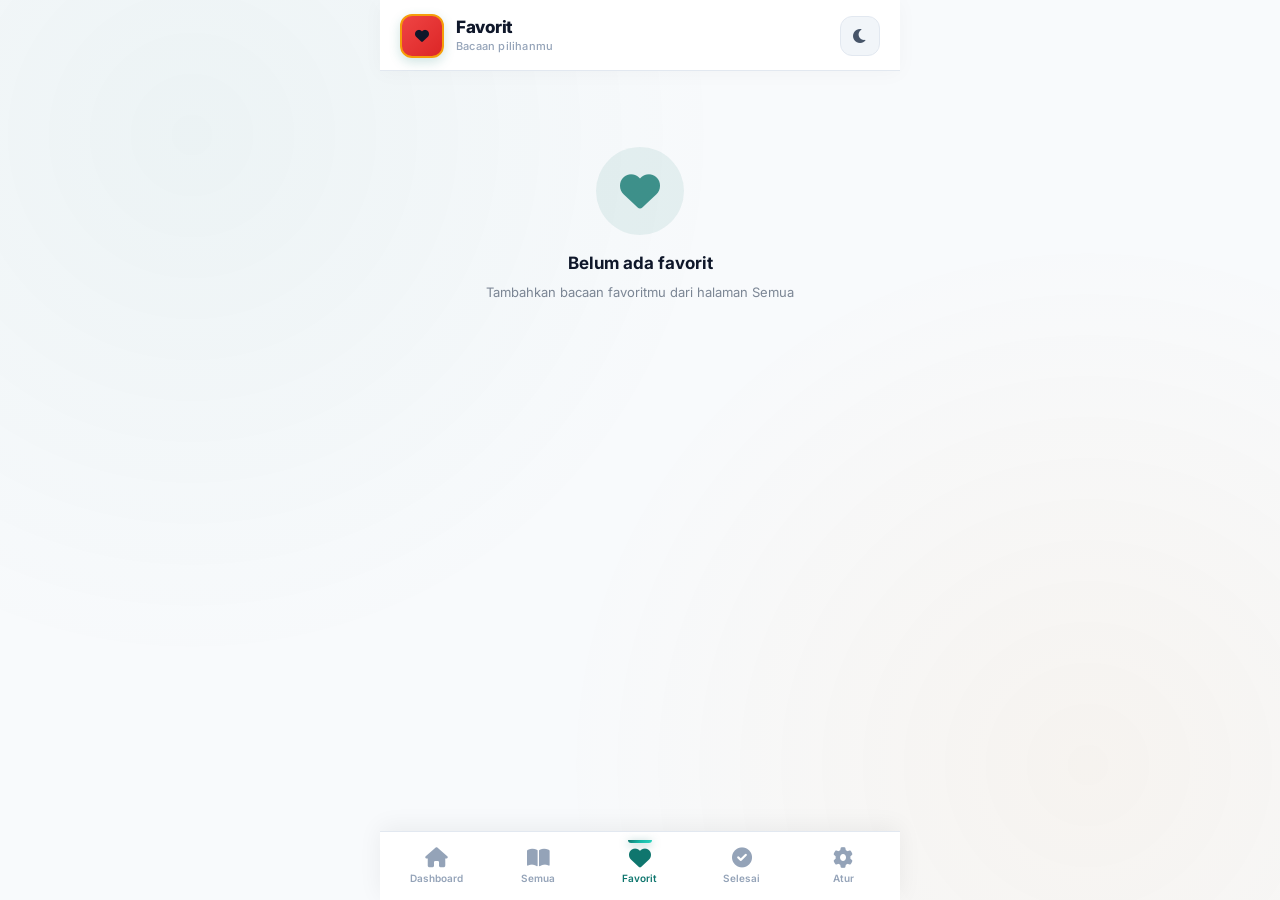
<file: html/favorid.html>
<!DOCTYPE html>
<html lang="id">
<head>
    <meta charset="UTF-8" />
    <meta name="viewport" content="width=device-width, initial-scale=1.0, maximum-scale=1.0, user-scalable=no, viewport-fit=cover" />
    <title>Favorit - Qolbul Qur'an</title>
    <link rel="stylesheet" href="https://fonts.googleapis.com/css2?family=Inter:wght@300;400;500;600;700;800;900&family=Amiri:wght@400;700&display=swap" />
    <link rel="stylesheet" href="https://cdnjs.cloudflare.com/ajax/libs/font-awesome/6.0.0-beta3/css/all.min.css" />
    <link rel="stylesheet" href="../css/style.css" />
</head>
<body>
    <div id="app" class="app-container">
        
        <header class="top-appbar">
            <div class="brand">
                <div class="brand-logo" style="background: linear-gradient(135deg, #ef4444 0%, #dc2626 100%);">
                    <i class="fas fa-heart"></i>
                </div>
                <div class="brand-text">
                    <h1>Favorit</h1>
                    <p>Bacaan pilihanmu</p>
                </div>
            </div>
            <div class="appbar-actions">
                <button class="icon-btn" id="themeToggleTop" aria-label="Ganti Tema">
                    <i class="fas fa-moon"></i>
                </button>
            </div>
        </header>

        <div id="content" class="content-area">
            <div id="favList"></div>
        </div>

        <nav class="bottom-nav">
            <a href="dashboard.html" class="nav-item"><i class="fas fa-home"></i><span>Dashboard</span></a>
            <a href="semua.html" class="nav-item"><i class="fas fa-book-open"></i><span>Semua</span></a>
            <a href="favorid.html" class="nav-item active"><i class="fas fa-heart"></i><span>Favorit</span></a>
            <a href="selesai.html" class="nav-item"><i class="fas fa-check-circle"></i><span>Selesai</span></a>
            <a href="pengaturan.html" class="nav-item"><i class="fas fa-cog"></i><span>Atur</span></a>
        </nav>
    </div>

    <script src="../js/data.js"></script>
    <script>
        var data = window.READINGS_DATA || [];
        var kategoriDihapus = [
            'Doa Qolbul Qur\'an',
            'يَارَبَّنَاعتَرَفنَا',
            'Sholawat Dengan Niat Hajat'
        ];

        function getFavorit() { return JSON.parse(localStorage.getItem('favorit') || '[]'); }

        function toggleFavorit(id) {
            var fav = getFavorit();
            var idx = fav.indexOf(id);
            if (idx > -1) fav.splice(idx, 1); else fav.push(id);
            localStorage.setItem('favorit', JSON.stringify(fav));
            renderList();
        }

        function openDetail(id) { window.location.href = 'detail.html?id=' + id; }

        function renderList() {
            var container = document.getElementById('favList');
            var favorit = getFavorit();
            var favData = data.filter(function(item) {
                return favorit.indexOf(item.id) > -1 && kategoriDihapus.indexOf(item.category) === -1;
            });

            if (favData.length === 0) {
                container.innerHTML = '<div class="empty-state"><i class="fas fa-heart"></i><h4>Belum ada favorit</h4><p>Tambahkan bacaan favoritmu dari halaman Semua</p></div>';
                return;
            }

            var html = '';
            favData.forEach(function(item) {
                var totalAyat = item.totalVerses || (item.verses ? item.verses.length : 0);
                html += '<div class="item-card" data-id="' + item.id + '" onclick="openDetail(' + item.id + ')">';
                html += '  <div class="info">';
                html += '    <h4>' + item.title + '</h4>';
                html += '    <p>' + (item.category || 'Umum') + ' · ' + totalAyat + ' ayat</p>';
                if (item.subtitle) html += '    <p class="subtitle">' + item.subtitle + '</p>';
                html += '  </div>';
                html += '  <div class="item-actions">';
                html += '    <button class="fav-btn fav-active" data-id="' + item.id + '" onclick="event.stopPropagation();toggleFavorit(' + item.id + ')">';
                html += '      <i class="fas fa-heart"></i>';
                html += '    </button>';
                html += '  </div>';
                html += '</div>';
            });
            container.innerHTML = html;
        }

        renderList();

        function setTextSize(size) {
            document.body.classList.remove('text-small', 'text-medium', 'text-large', 'text-xlarge');
            if (size !== 'medium') document.body.classList.add('text-' + size);
        }
        setTextSize(localStorage.getItem('textSize') || 'medium');
        if (localStorage.getItem('theme') === 'dark') document.body.classList.add('dark');

        var themeToggleTop = document.getElementById('themeToggleTop');
        function updateThemeIcon() {
            var isDark = document.body.classList.contains('dark');
            themeToggleTop.innerHTML = isDark ? '<i class="fas fa-sun"></i>' : '<i class="fas fa-moon"></i>';
        }
        updateThemeIcon();
        themeToggleTop.addEventListener('click', function() {
            var isDark = document.body.classList.toggle('dark');
            localStorage.setItem('theme', isDark ? 'dark' : 'light');
            updateThemeIcon();
        });

        window.addEventListener('popstate', function() {
            if (document.referrer && document.referrer.includes(window.location.hostname)) {
                history.back();
            } else {
                window.location.href = 'dashboard.html';
            }
        });
        history.pushState(null, '', window.location.href);
    </script>
</body>
</html>
</file>
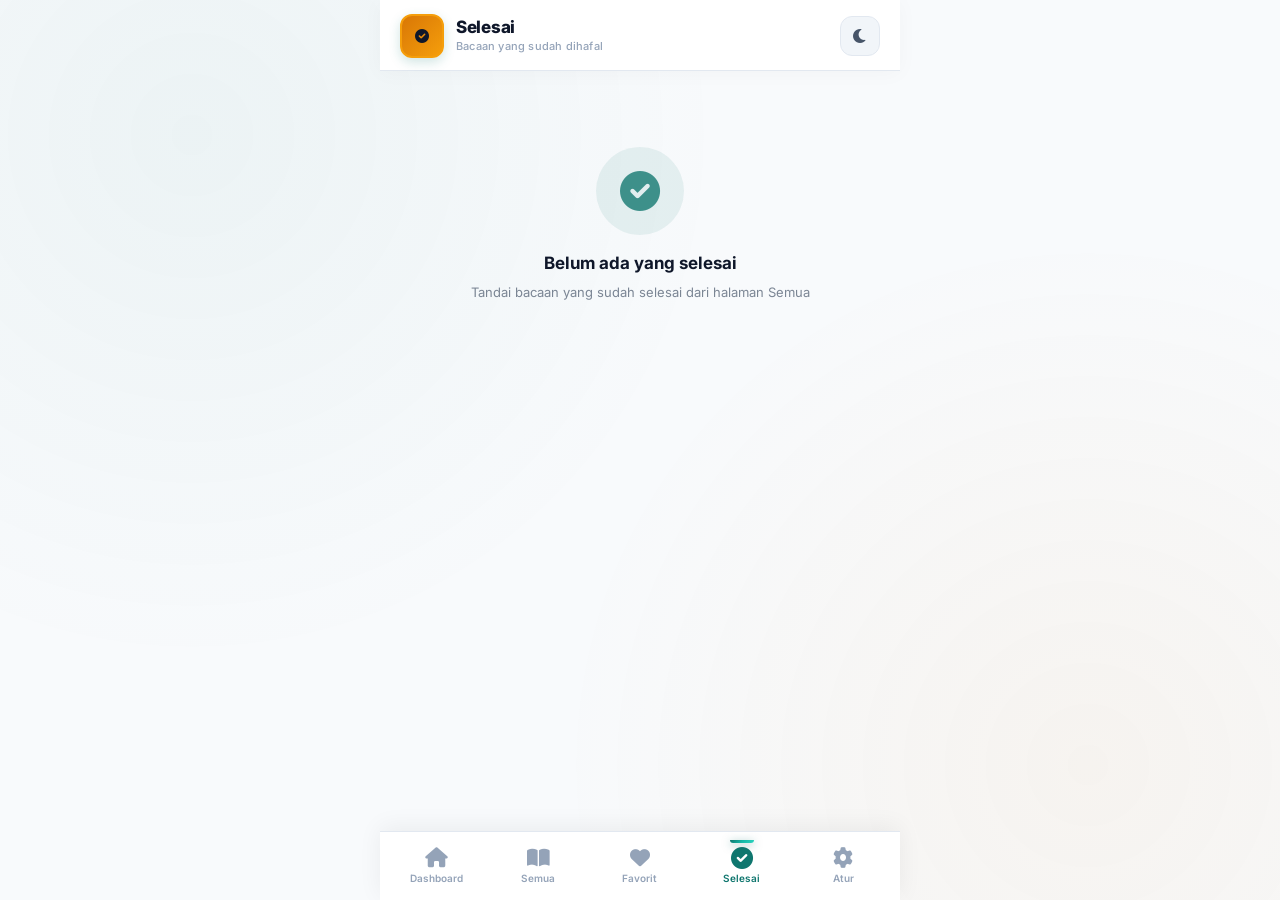
<file: html/selesai.html>
<!DOCTYPE html>
<html lang="id">
<head>
    <meta charset="UTF-8" />
    <meta name="viewport" content="width=device-width, initial-scale=1.0, maximum-scale=1.0, user-scalable=no, viewport-fit=cover" />
    <title>Selesai - Qolbul Qur'an</title>
    <link rel="stylesheet" href="https://fonts.googleapis.com/css2?family=Inter:wght@300;400;500;600;700;800;900&family=Amiri:wght@400;700&display=swap" />
    <link rel="stylesheet" href="https://cdnjs.cloudflare.com/ajax/libs/font-awesome/6.0.0-beta3/css/all.min.css" />
    <link rel="stylesheet" href="../css/style.css" />
</head>
<body>
    <div id="app" class="app-container">
        
        <header class="top-appbar">
            <div class="brand">
                <div class="brand-logo" style="background: linear-gradient(135deg, #d97706 0%, #f59e0b 100%);">
                    <i class="fas fa-check-circle"></i>
                </div>
                <div class="brand-text">
                    <h1>Selesai</h1>
                    <p>Bacaan yang sudah dihafal</p>
                </div>
            </div>
            <div class="appbar-actions">
                <button class="icon-btn" id="themeToggleTop" aria-label="Ganti Tema">
                    <i class="fas fa-moon"></i>
                </button>
            </div>
        </header>

        <div id="content" class="content-area">
            <div id="doneList"></div>
        </div>

        <nav class="bottom-nav">
            <a href="dashboard.html" class="nav-item"><i class="fas fa-home"></i><span>Dashboard</span></a>
            <a href="semua.html" class="nav-item"><i class="fas fa-book-open"></i><span>Semua</span></a>
            <a href="favorid.html" class="nav-item"><i class="fas fa-heart"></i><span>Favorit</span></a>
            <a href="selesai.html" class="nav-item active"><i class="fas fa-check-circle"></i><span>Selesai</span></a>
            <a href="pengaturan.html" class="nav-item"><i class="fas fa-cog"></i><span>Atur</span></a>
        </nav>
    </div>

    <script src="../js/data.js"></script>
    <script>
        var data = window.READINGS_DATA || [];

        function getSelesai() { return JSON.parse(localStorage.getItem('selesai') || '[]'); }

        function toggleSelesai(id) {
            var done = getSelesai();
            var idx = done.indexOf(id);
            if (idx > -1) done.splice(idx, 1); else done.push(id);
            localStorage.setItem('selesai', JSON.stringify(done));
            renderList();
        }

        function openDetail(id) { window.location.href = 'detail.html?id=' + id; }

        function renderList() {
            var container = document.getElementById('doneList');
            var selesai = getSelesai();
            var doneData = data.filter(function(item) { return selesai.indexOf(item.id) > -1; });

            if (doneData.length === 0) {
                container.innerHTML = '<div class="empty-state"><i class="fas fa-check-circle"></i><h4>Belum ada yang selesai</h4><p>Tandai bacaan yang sudah selesai dari halaman Semua</p></div>';
                return;
            }

            var html = '';
            doneData.forEach(function(item) {
                var totalAyat = item.totalVerses || (item.verses ? item.verses.length : 0);
                html += '<div class="item-card" data-id="' + item.id + '" onclick="openDetail(' + item.id + ')">';
                html += '  <div class="info">';
                html += '    <h4>' + item.title + '</h4>';
                html += '    <p>' + (item.category || 'Umum') + ' · ' + totalAyat + ' ayat</p>';
                if (item.subtitle) html += '    <p class="subtitle">' + item.subtitle + '</p>';
                html += '  </div>';
                html += '  <div class="item-actions">';
                html += '    <button class="done-btn done-active" data-id="' + item.id + '" onclick="event.stopPropagation();toggleSelesai(' + item.id + ')">';
                html += '      <i class="fas fa-check-circle"></i>';
                html += '    </button>';
                html += '  </div>';
                html += '</div>';
            });
            container.innerHTML = html;
        }

        renderList();

        function setTextSize(size) {
            document.body.classList.remove('text-small', 'text-medium', 'text-large', 'text-xlarge');
            if (size !== 'medium') document.body.classList.add('text-' + size);
        }
        setTextSize(localStorage.getItem('textSize') || 'medium');
        if (localStorage.getItem('theme') === 'dark') document.body.classList.add('dark');

        var themeToggleTop = document.getElementById('themeToggleTop');
        function updateThemeIcon() {
            var isDark = document.body.classList.contains('dark');
            themeToggleTop.innerHTML = isDark ? '<i class="fas fa-sun"></i>' : '<i class="fas fa-moon"></i>';
        }
        updateThemeIcon();
        themeToggleTop.addEventListener('click', function() {
            var isDark = document.body.classList.toggle('dark');
            localStorage.setItem('theme', isDark ? 'dark' : 'light');
            updateThemeIcon();
        });

        window.addEventListener('popstate', function() {
            if (document.referrer && document.referrer.includes(window.location.hostname)) {
                history.back();
            } else {
                window.location.href = 'dashboard.html';
            }
        });
        history.pushState(null, '', window.location.href);
    </script>
</body>
</html>
</file>
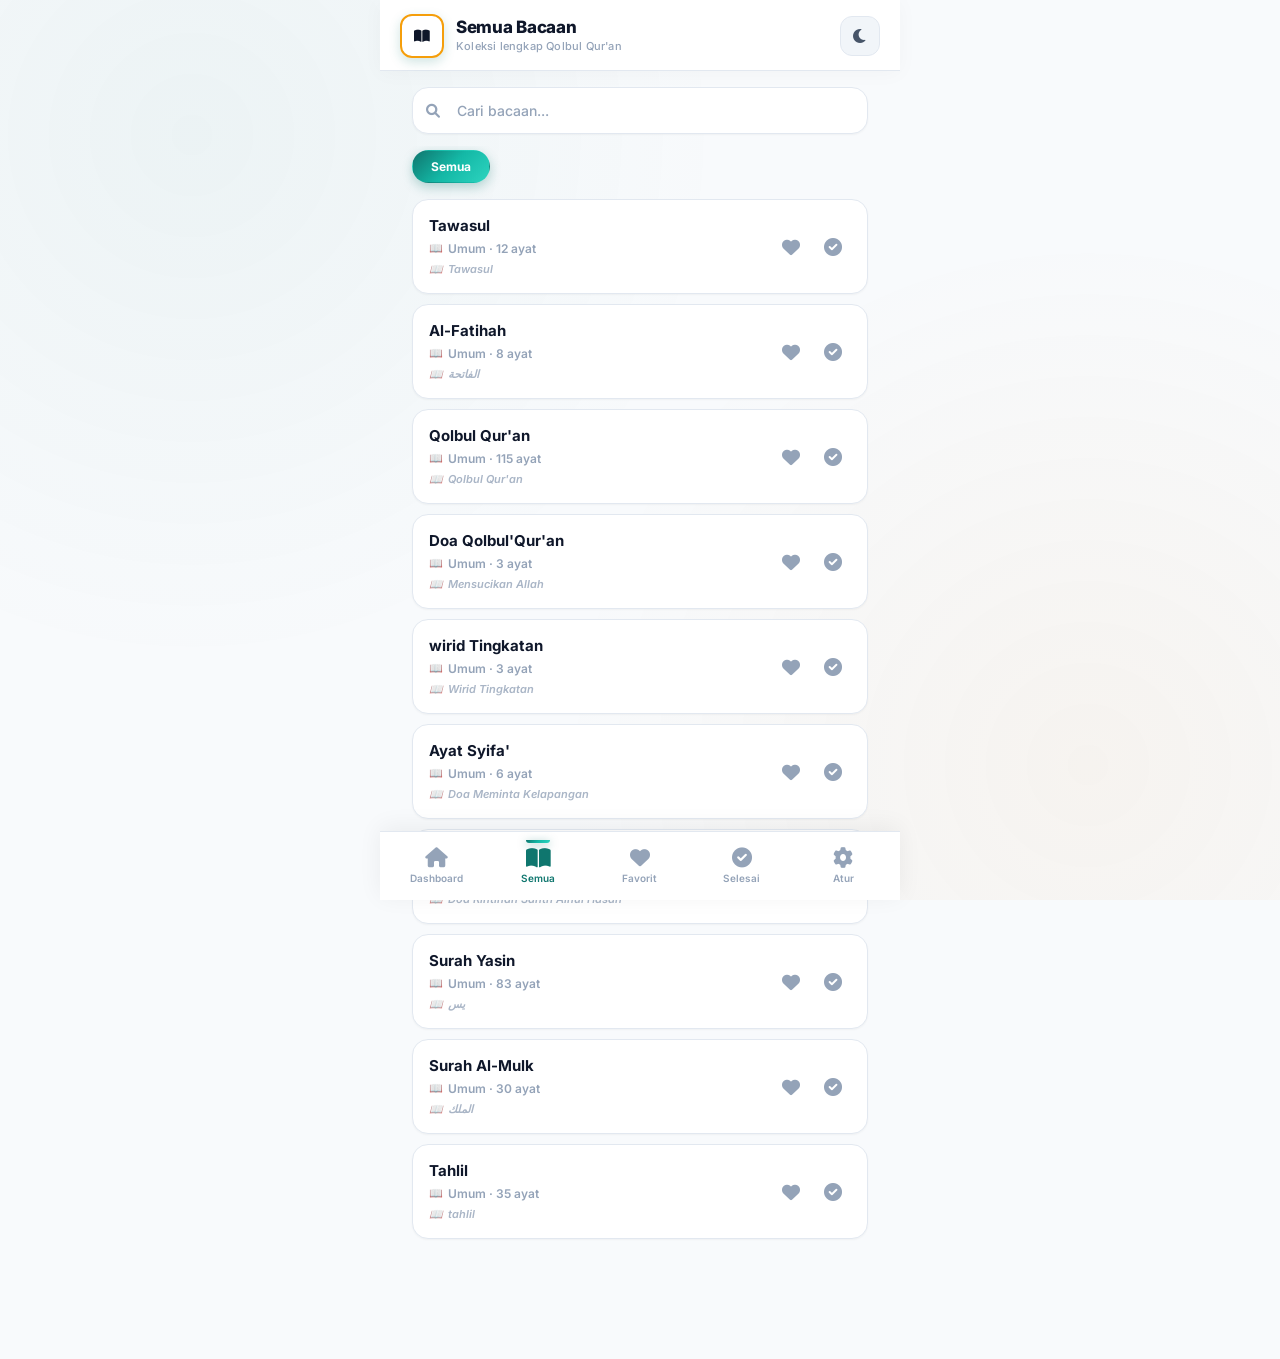
<file: html/semua.html>
<!DOCTYPE html>
<html lang="id">
<head>
    <meta charset="UTF-8" />
    <meta name="viewport" content="width=device-width, initial-scale=1.0, maximum-scale=1.0, user-scalable=no, viewport-fit=cover" />
    <title>Semua Bacaan - Qolbul Qur'an</title>
    <link rel="stylesheet" href="https://fonts.googleapis.com/css2?family=Inter:wght@300;400;500;600;700;800;900&family=Amiri:wght@400;700&display=swap" />
    <link rel="stylesheet" href="https://cdnjs.cloudflare.com/ajax/libs/font-awesome/6.0.0-beta3/css/all.min.css" />
    <link rel="stylesheet" href="../css/style.css" />
</head>
<body>
    <div id="app" class="app-container">
        
        <!-- TOP APP BAR -->
        <header class="top-appbar">
            <div class="brand">
                <div class="brand-logo">
                    <i class="fas fa-book-open"></i>
                </div>
                <div class="brand-text">
                    <h1>Semua Bacaan</h1>
                    <p>Koleksi lengkap Qolbul Qur'an</p>
                </div>
            </div>
            <div class="appbar-actions">
                <button class="icon-btn" id="themeToggleTop" aria-label="Ganti Tema">
                    <i class="fas fa-moon"></i>
                </button>
            </div>
        </header>

        <div id="content" class="content-area">
            <div class="search-bar">
                <input type="text" id="searchInput" placeholder="Cari bacaan..." />
            </div>
            <div class="filter-group" id="filterGroup"></div>
            <div id="listContainer"></div>
        </div>

        <nav class="bottom-nav">
            <a href="dashboard.html" class="nav-item"><i class="fas fa-home"></i><span>Dashboard</span></a>
            <a href="semua.html" class="nav-item active"><i class="fas fa-book-open"></i><span>Semua</span></a>
            <a href="favorid.html" class="nav-item"><i class="fas fa-heart"></i><span>Favorit</span></a>
            <a href="selesai.html" class="nav-item"><i class="fas fa-check-circle"></i><span>Selesai</span></a>
            <a href="pengaturan.html" class="nav-item"><i class="fas fa-cog"></i><span>Atur</span></a>
        </nav>
    </div>

    <script src="../js/data.js"></script>
    <script>
        var data = window.READINGS_DATA || [];
        var filterKategori = 'Semua';
        var searchQuery = '';

        var kategoriDihapus = [
            'Doa Qolbul Qur\'an',
            'يَارَبَّنَاعتَرَفنَا',
            'Sholawat Dengan Niat Hajat'
        ];

        var categories = ['Semua'];
        data.forEach(function(item) {
            if (kategoriDihapus.indexOf(item.category) === -1) {
                if (categories.indexOf(item.category) === -1 && item.category) {
                    categories.push(item.category);
                }
            }
        });

        function getFavorit() { return JSON.parse(localStorage.getItem('favorit') || '[]'); }
        function getSelesai() { return JSON.parse(localStorage.getItem('selesai') || '[]'); }

        function toggleFavorit(id) {
            var fav = getFavorit();
            var idx = fav.indexOf(id);
            if (idx > -1) fav.splice(idx, 1); else fav.push(id);
            localStorage.setItem('favorit', JSON.stringify(fav));
            renderList();
        }

        function toggleSelesai(id) {
            var done = getSelesai();
            var idx = done.indexOf(id);
            if (idx > -1) done.splice(idx, 1); else done.push(id);
            localStorage.setItem('selesai', JSON.stringify(done));
            renderList();
        }

        function openDetail(id) { window.location.href = 'detail.html?id=' + id; }

        function renderFilters() {
            var container = document.getElementById('filterGroup');
            var html = '';
            categories.forEach(function(cat) {
                var active = filterKategori === cat ? 'active' : '';
                html += '<button class="filter-chip ' + active + '" data-kategori="' + cat + '">' + cat + '</button>';
            });
            container.innerHTML = html;

            container.querySelectorAll('.filter-chip').forEach(function(chip) {
                chip.addEventListener('click', function() {
                    filterKategori = this.dataset.kategori;
                    renderFilters();
                    renderList();
                });
            });
        }

        function renderList() {
            var container = document.getElementById('listContainer');
            var filtered = data.slice();

            if (filterKategori !== 'Semua') {
                filtered = filtered.filter(function(item) { return item.category === filterKategori; });
            }

            if (searchQuery.trim()) {
                var q = searchQuery.toLowerCase().trim();
                filtered = filtered.filter(function(item) {
                    return item.title.toLowerCase().indexOf(q) > -1 ||
                        (item.subtitle && item.subtitle.toLowerCase().indexOf(q) > -1);
                });
            }

            if (filtered.length === 0) {
                container.innerHTML = '<div class="empty-state"><i class="fas fa-search"></i><h4>Tidak ada data</h4><p>Coba ubah kata kunci atau filter</p></div>';
                return;
            }

            var favorit = getFavorit();
            var selesai = getSelesai();
            var html = '';

            filtered.forEach(function(item) {
                var isFav = favorit.indexOf(item.id) > -1;
                var isDone = selesai.indexOf(item.id) > -1;
                var totalAyat = item.totalVerses || (item.verses ? item.verses.length : 0);

                html += '<div class="item-card" data-id="' + item.id + '" onclick="openDetail(' + item.id + ')">';
                html += '  <div class="info">';
                html += '    <h4>' + item.title + '</h4>';
                html += '    <p>' + (item.category || 'Umum') + ' · ' + totalAyat + ' ayat</p>';
                if (item.subtitle) html += '    <p class="subtitle">' + item.subtitle + '</p>';
                html += '  </div>';
                html += '  <div class="item-actions">';
                html += '    <button class="fav-btn ' + (isFav ? 'fav-active' : '') + '" data-id="' + item.id + '" onclick="event.stopPropagation();toggleFavorit(' + item.id + ')">';
                html += '      <i class="fas fa-heart"></i>';
                html += '    </button>';
                html += '    <button class="done-btn ' + (isDone ? 'done-active' : '') + '" data-id="' + item.id + '" onclick="event.stopPropagation();toggleSelesai(' + item.id + ')">';
                html += '      <i class="fas fa-check-circle"></i>';
                html += '    </button>';
                html += '  </div>';
                html += '</div>';
            });

            container.innerHTML = html;
        }

        document.getElementById('searchInput').addEventListener('input', function() {
            searchQuery = this.value;
            renderList();
        });

        renderFilters();
        renderList();

        function setTextSize(size) {
            document.body.classList.remove('text-small', 'text-medium', 'text-large', 'text-xlarge');
            if (size !== 'medium') document.body.classList.add('text-' + size);
        }
        setTextSize(localStorage.getItem('textSize') || 'medium');
        if (localStorage.getItem('theme') === 'dark') document.body.classList.add('dark');

        // Theme toggle
        var themeToggleTop = document.getElementById('themeToggleTop');
        function updateThemeIcon() {
            var isDark = document.body.classList.contains('dark');
            themeToggleTop.innerHTML = isDark ? '<i class="fas fa-sun"></i>' : '<i class="fas fa-moon"></i>';
        }
        updateThemeIcon();
        themeToggleTop.addEventListener('click', function() {
            var isDark = document.body.classList.toggle('dark');
            localStorage.setItem('theme', isDark ? 'dark' : 'light');
            updateThemeIcon();
        });

        // Handle back button
        window.addEventListener('popstate', function() {
            if (document.referrer && document.referrer.includes(window.location.hostname)) {
                history.back();
            } else {
                window.location.href = 'dashboard.html';
            }
        });
        history.pushState(null, '', window.location.href);
    </script>
</body>
</html>
</file>
<file: css/style.css>
/* ============================================
   QOLBUL QUR'AN - PREMIUM APP v3.1
   Navbar Ala Aplikasi Besar + Islamic Modern
   ============================================ */

@import url('https://fonts.googleapis.com/css2?family=Inter:wght@300;400;500;600;700;800;900&family=Amiri:wght@400;700&display=swap');

* {
    margin: 0;
    padding: 0;
    box-sizing: border-box;
    font-family: 'Inter', -apple-system, BlinkMacSystemFont, sans-serif;
    -webkit-tap-highlight-color: transparent;
    -webkit-font-smoothing: antialiased;
    -moz-osx-font-smoothing: grayscale;
}

/* ============================================
   ROOT VARIABLES
   ============================================ */
:root {
    --primary: #0f766e;
    --primary-light: #14b8a6;
    --primary-lighter: #5eead4;
    --primary-dark: #115e59;
    --primary-gradient: linear-gradient(135deg, #0f766e 0%, #14b8a6 50%, #2dd4bf 100%);
    
    --gold: #d97706;
    --gold-light: #f59e0b;
    --gold-lighter: #fbbf24;
    --gold-gradient: linear-gradient(135deg, #d97706 0%, #f59e0b 50%, #fbbf24 100%);
    
    --success-gradient: linear-gradient(135deg, #10b981 0%, #059669 100%);
    --danger-gradient: linear-gradient(135deg, #ef4444 0%, #dc2626 100%);
    --purple-gradient: linear-gradient(135deg, #8b5cf6 0%, #6366f1 100%);
    --pink-gradient: linear-gradient(135deg, #ec4899 0%, #db2777 100%);
    --blue-gradient: linear-gradient(135deg, #3b82f6 0%, #2563eb 100%);
    
    --glass-bg: rgba(255, 255, 255, 0.85);
    --glass-border: rgba(255, 255, 255, 0.6);
    --glass-shadow: 0 8px 32px rgba(15, 118, 110, 0.08);
    
    --text-primary: #0f172a;
    --text-secondary: #475569;
    --text-light: #94a3b8;
    --text-white: #ffffff;
    
    --bg: #f8fafc;
    --bg-soft: #f1f5f9;
    --card-bg: #ffffff;
    --nav-bg: #ffffff;
    
    --border-color: #e2e8f0;
    --border-light: #f1f5f9;
    
    --radius-xs: 8px;
    --radius-sm: 12px;
    --radius-md: 16px;
    --radius: 20px;
    --radius-lg: 24px;
    --radius-full: 100px;
    
    --shadow-sm: 0 1px 2px rgba(0,0,0,0.04);
    --shadow: 0 4px 12px rgba(0,0,0,0.06);
    --shadow-md: 0 8px 24px rgba(0,0,0,0.08);
    --shadow-lg: 0 16px 40px rgba(0,0,0,0.1);
    --shadow-primary: 0 8px 24px rgba(15, 118, 110, 0.25);
    
    --transition: 0.25s cubic-bezier(0.4, 0, 0.2, 1);
    --text-size-multiplier: 1;
}

/* ============================================
   DARK MODE
   ============================================ */
body.dark {
    --bg: #0f172a;
    --bg-soft: #1e293b;
    --text-primary: #f8fafc;
    --text-secondary: #cbd5e1;
    --text-light: #94a3b8;
    --card-bg: #1e293b;
    --nav-bg: #1e293b;
    --border-color: #334155;
    --border-light: #1e293b;
    --glass-bg: rgba(30, 41, 59, 0.9);
    --glass-border: rgba(51, 65, 85, 0.6);
    --shadow-sm: 0 1px 2px rgba(0,0,0,0.3);
    --shadow: 0 4px 12px rgba(0,0,0,0.4);
    --shadow-md: 0 8px 24px rgba(0,0,0,0.5);
    --shadow-lg: 0 16px 40px rgba(0,0,0,0.6);
}

/* ============================================
   BASE
   ============================================ */
html {
    scroll-behavior: smooth;
}

body {
    background: var(--bg);
    color: var(--text-primary);
    min-height: 100vh;
    font-size: calc(14px * var(--text-size-multiplier));
    line-height: 1.5;
    transition: background 0.3s, color 0.3s;
    overflow-x: hidden;
}

body::before {
    content: '';
    position: fixed;
    top: 0;
    left: 0;
    right: 0;
    bottom: 0;
    background-image: 
        radial-gradient(circle at 15% 15%, rgba(15, 118, 110, 0.05) 0%, transparent 40%),
        radial-gradient(circle at 85% 85%, rgba(217, 119, 6, 0.05) 0%, transparent 40%);
    pointer-events: none;
    z-index: 0;
}

.app-container {
    width: 100%;
    max-width: 480px;
    margin: 0 auto;
    position: relative;
    padding: 0 0 110px 0;
    min-height: 100vh;
    z-index: 1;
}

/* ============================================
   TOP APP BAR
   ============================================ */
.top-appbar {
    position: sticky;
    top: 0;
    z-index: 50;
    background: var(--nav-bg);
    border-bottom: 1px solid var(--border-color);
    padding: 14px 20px 12px;
    display: flex;
    align-items: center;
    justify-content: space-between;
    gap: 12px;
    backdrop-filter: blur(20px);
    -webkit-backdrop-filter: blur(20px);
    box-shadow: 0 2px 20px rgba(0,0,0,0.03);
}

.top-appbar .brand {
    display: flex;
    align-items: center;
    gap: 12px;
    flex: 1;
    min-width: 0;
}

.top-appbar .brand-logo {
    width: 44px;
    height: 44px;
    border-radius: 12px;
    background: transparent;
    display: flex;
    align-items: center;
    justify-content: center;
    overflow: hidden;
    flex-shrink: 0;
    position: relative;
    border: 2px solid var(--gold-light);
    box-shadow: 0 4px 12px rgba(15, 118, 110, 0.2);
}

.top-appbar .brand-logo img {
    width: 100%;
    height: 100%;
    object-fit: contain;
    border-radius: 10px;
    display: block;
    background: white;
}

body.dark .top-appbar .brand-logo {
    border-color: var(--gold);
    box-shadow: 0 4px 12px rgba(251, 191, 36, 0.2);
}

body.dark .top-appbar .brand-logo img {
    background: #f8fafc;
}

.top-appbar .brand-text {
    min-width: 0;
    flex: 1;
}

.top-appbar .brand-text h1 {
    font-size: calc(16px * var(--text-size-multiplier));
    font-weight: 800;
    color: var(--text-primary);
    letter-spacing: -0.3px;
    line-height: 1.2;
    white-space: nowrap;
    overflow: hidden;
    text-overflow: ellipsis;
}

.top-appbar .brand-text p {
    font-size: calc(11px * var(--text-size-multiplier));
    color: var(--text-light);
    font-weight: 500;
    letter-spacing: 0.2px;
    margin-top: 1px;
    white-space: nowrap;
    overflow: hidden;
    text-overflow: ellipsis;
}

.top-appbar .appbar-actions {
    display: flex;
    align-items: center;
    gap: 8px;
    flex-shrink: 0;
}

.top-appbar .icon-btn {
    width: 40px;
    height: 40px;
    border-radius: 12px;
    background: var(--bg-soft);
    border: 1px solid var(--border-color);
    display: flex;
    align-items: center;
    justify-content: center;
    color: var(--text-secondary);
    font-size: 16px;
    cursor: pointer;
    transition: var(--transition);
    position: relative;
}

.top-appbar .icon-btn:active {
    transform: scale(0.92);
}

.top-appbar .icon-btn:hover {
    background: var(--primary);
    color: white;
    border-color: var(--primary);
}

.top-appbar .icon-btn .badge {
    position: absolute;
    top: -4px;
    right: -4px;
    min-width: 18px;
    height: 18px;
    border-radius: 10px;
    background: var(--danger-gradient);
    color: white;
    font-size: 10px;
    font-weight: 800;
    display: flex;
    align-items: center;
    justify-content: center;
    padding: 0 5px;
    border: 2px solid var(--nav-bg);
}

/* ============================================
   BOTTOM NAV BAR
   ============================================ */
.bottom-nav {
    position: fixed;
    bottom: 0;
    left: 50%;
    transform: translateX(-50%);
    width: 100%;
    max-width: 480px;
    display: flex;
    justify-content: space-around;
    align-items: center;
    padding: 8px 6px calc(8px + env(safe-area-inset-bottom, 0px));
    background: var(--nav-bg);
    border-top: 1px solid var(--border-color);
    box-shadow: 0 -4px 24px rgba(0,0,0,0.06);
    z-index: 100;
    backdrop-filter: blur(20px);
    -webkit-backdrop-filter: blur(20px);
}

body.dark .bottom-nav {
    box-shadow: 0 -4px 24px rgba(0,0,0,0.3);
}

.nav-item {
    display: flex;
    flex-direction: column;
    align-items: center;
    gap: 4px;
    font-size: calc(10px * var(--text-size-multiplier));
    color: var(--text-light);
    padding: 8px 6px;
    border-radius: 14px;
    cursor: pointer;
    transition: var(--transition);
    background: transparent;
    border: none;
    flex: 1;
    font-weight: 600;
    text-decoration: none;
    user-select: none;
    position: relative;
    min-width: 0;
    max-width: 80px;
}

.nav-item i {
    font-size: 20px;
    transition: var(--transition);
    position: relative;
}

.nav-item span {
    white-space: nowrap;
    overflow: hidden;
    text-overflow: ellipsis;
    max-width: 100%;
    line-height: 1.2;
}

.nav-item.active {
    color: var(--primary);
}

body.dark .nav-item.active {
    color: var(--primary-lighter);
}

.nav-item.active i {
    transform: scale(1.1);
}

.nav-item.active::before {
    content: '';
    position: absolute;
    top: 0;
    left: 50%;
    transform: translateX(-50%);
    width: 24px;
    height: 3px;
    background: var(--primary-gradient);
    border-radius: 0 0 4px 4px;
    box-shadow: 0 2px 8px rgba(15, 118, 110, 0.5);
}

.nav-item:active {
    transform: scale(0.94);
}

.nav-item:active i {
    transform: scale(0.9);
}

/* ============================================
   CONTENT
   ============================================ */
.content-area {
    animation: fadeSlide 0.35s ease;
    padding: 16px 16px 0;
}

@keyframes fadeSlide {
    0% { opacity: 0; transform: translateY(12px); }
    100% { opacity: 1; transform: translateY(0); }
}

/* ============================================
   PROFILE HEADER (Layout Baru)
   ============================================ */
.profile-header {
    background: var(--card-bg);
    border: 1px solid var(--border-color);
    border-radius: 24px;
    padding: 20px;
    margin-bottom: 14px;
    box-shadow: 0 4px 16px rgba(0,0,0,0.04);
    position: relative;
    overflow: hidden;
}
.profile-header::before {
    content: '';
    position: absolute;
    top: 0; left: 0; right: 0;
    height: 4px;
    background: linear-gradient(90deg, var(--primary), var(--gold-light));
}
.profile-row {
    display: flex;
    justify-content: space-between;
    align-items: flex-start;
    gap: 12px;
    margin-bottom: 14px;
}
.profile-greeting { flex: 1; min-width: 0; }
.profile-day {
    display: inline-block;
    font-size: 10px;
    font-weight: 800;
    letter-spacing: 1.5px;
    text-transform: uppercase;
    color: var(--primary);
    background: rgba(15, 118, 110, 0.1);
    padding: 4px 10px;
    border-radius: 100px;
    margin-bottom: 8px;
}
body.dark .profile-day {
    color: var(--primary-lighter);
    background: rgba(20, 184, 166, 0.15);
}
.profile-greeting h1 {
    font-size: 20px;
    font-weight: 800;
    color: var(--text-primary);
    letter-spacing: -0.4px;
    line-height: 1.2;
    margin-bottom: 4px;
}
.profile-sub {
    font-size: 12px;
    color: var(--text-light);
    font-weight: 600;
}
.profile-avatar {
    width: 56px;
    height: 56px;
    border-radius: 16px;
    background: linear-gradient(135deg, var(--primary) 0%, var(--primary-light) 100%);
    color: white;
    display: flex;
    align-items: center;
    justify-content: center;
    font-size: 24px;
    box-shadow: 0 6px 16px rgba(15, 118, 110, 0.3);
    flex-shrink: 0;
    position: relative;
}
.profile-avatar::after {
    content: '';
    position: absolute;
    inset: -3px;
    border-radius: 19px;
    border: 2px solid var(--gold-light);
    opacity: 0.4;
}
.profile-date {
    display: flex;
    align-items: center;
    gap: 6px;
    font-size: 12px;
    color: var(--text-secondary);
    font-weight: 600;
    padding: 8px 12px;
    background: var(--bg-soft);
    border-radius: 100px;
    flex-wrap: wrap;
}
body.dark .profile-date { background: rgba(15, 23, 42, 0.5); }
.profile-date i { color: var(--primary); font-size: 12px; }
.profile-date .dot { opacity: 0.4; }

/* ============================================
   STATS PILL
   ============================================ */
.stats-pill-wrap { margin-bottom: 14px; }
.stats-pill {
    background: var(--card-bg);
    border: 1px solid var(--border-color);
    border-radius: 20px;
    padding: 14px 8px;
    display: flex;
    align-items: center;
    justify-content: space-around;
    box-shadow: 0 4px 16px rgba(0,0,0,0.04);
}
.stat-pill-item {
    display: flex;
    align-items: center;
    gap: 10px;
    flex: 1;
    justify-content: center;
    min-width: 0;
}
.stat-pill-icon {
    width: 36px;
    height: 36px;
    border-radius: 10px;
    display: flex;
    align-items: center;
    justify-content: center;
    font-size: 15px;
    flex-shrink: 0;
}
.stat-pill-icon.green { background: rgba(15, 118, 110, 0.12); color: var(--primary); }
.stat-pill-icon.red { background: rgba(239, 68, 68, 0.12); color: #ef4444; }
.stat-pill-icon.gold { background: rgba(217, 119, 6, 0.14); color: #d97706; }
.stat-pill-text { display: flex; flex-direction: column; min-width: 0; }
.stat-pill-text strong {
    font-size: 17px;
    font-weight: 800;
    color: var(--text-primary);
    letter-spacing: -0.4px;
    line-height: 1;
}
.stat-pill-text span {
    font-size: 10px;
    font-weight: 700;
    color: var(--text-light);
    text-transform: uppercase;
    letter-spacing: 0.4px;
    margin-top: 2px;
}
.stat-pill-divider {
    width: 1px;
    height: 28px;
    background: var(--border-color);
    flex-shrink: 0;
}

/* ============================================
   PROGRESS CLEAN
   ============================================ */
.progress-clean {
    background: var(--card-bg);
    border: 1px solid var(--border-color);
    border-radius: 20px;
    padding: 16px 18px;
    margin-bottom: 14px;
    box-shadow: 0 4px 16px rgba(0,0,0,0.04);
}
.progress-clean-top {
    display: flex;
    justify-content: space-between;
    align-items: center;
    margin-bottom: 10px;
}
.progress-clean-label {
    display: flex;
    align-items: center;
    gap: 8px;
    font-size: 13px;
    font-weight: 700;
    color: var(--text-primary);
}
.progress-clean-label i { color: var(--primary); font-size: 14px; }
.progress-clean-percent {
    font-size: 20px;
    font-weight: 800;
    color: var(--primary);
    letter-spacing: -0.5px;
    line-height: 1;
}
body.dark .progress-clean-percent { color: var(--primary-lighter); }
.progress-clean-percent span { font-size: 12px; opacity: 0.7; }
.progress-clean-bar {
    height: 8px;
    background: var(--bg-soft);
    border-radius: 100px;
    overflow: hidden;
}
body.dark .progress-clean-bar { background: rgba(15, 23, 42, 0.6); }
.progress-clean-fill {
    height: 100%;
    background: linear-gradient(90deg, var(--primary) 0%, var(--primary-light) 50%, var(--gold-light) 100%);
    border-radius: 100px;
    width: 0%;
    transition: width 1s cubic-bezier(0.4, 0, 0.2, 1);
    box-shadow: 0 0 8px rgba(15, 118, 110, 0.4);
}
.progress-clean-info {
    display: flex;
    justify-content: space-between;
    margin-top: 8px;
    font-size: 11px;
    color: var(--text-light);
    font-weight: 600;
}

/* ============================================
   QUOTE MINI
   ============================================ */
.quote-mini {
    background: linear-gradient(135deg, #0f172a 0%, #1e293b 100%);
    color: white;
    border-radius: 20px;
    padding: 18px 20px;
    margin-bottom: 14px;
    position: relative;
    overflow: hidden;
    box-shadow: 0 8px 24px rgba(15, 23, 42, 0.15);
}
.quote-mini-icon {
    position: absolute;
    top: 14px; right: 16px;
    font-size: 24px;
    color: var(--gold-light);
    opacity: 0.4;
}
.quote-mini p {
    font-size: 13px;
    font-weight: 500;
    line-height: 1.6;
    font-style: italic;
    margin-bottom: 8px;
    padding-right: 30px;
}
.quote-mini span {
    font-size: 11px;
    font-weight: 700;
    color: var(--gold-light);
    letter-spacing: 0.3px;
}

/* ============================================
   SECTION CLEAN
   ============================================ */
.section-clean {
    background: var(--card-bg);
    border: 1px solid var(--border-color);
    border-radius: 20px;
    padding: 16px 4px 8px;
    margin-bottom: 14px;
    box-shadow: 0 4px 16px rgba(0,0,0,0.04);
}
.section-clean-head {
    display: flex;
    justify-content: space-between;
    align-items: center;
    padding: 0 14px 12px;
    border-bottom: 1px solid var(--border-light);
    margin-bottom: 6px;
}
.section-clean-head h3 {
    font-size: 14px;
    font-weight: 800;
    color: var(--text-primary);
    letter-spacing: -0.2px;
    display: flex;
    align-items: center;
    gap: 8px;
}
.dot-green, .dot-red {
    width: 6px; height: 6px;
    border-radius: 50%;
    display: inline-block;
}
.dot-green { background: var(--primary); box-shadow: 0 0 8px rgba(15, 118, 110, 0.5); }
.dot-red { background: #ef4444; box-shadow: 0 0 8px rgba(239, 68, 68, 0.5); }
.btn-text-link {
    background: transparent;
    border: none;
    color: var(--primary);
    font-size: 11px;
    font-weight: 700;
    cursor: pointer;
    padding: 4px 8px;
    border-radius: 100px;
    transition: all 0.2s;
    display: flex;
    align-items: center;
    gap: 4px;
    font-family: inherit;
}
.btn-text-link:active { background: rgba(15, 118, 110, 0.1); }
body.dark .btn-text-link { color: var(--primary-lighter); }

/* ============================================
   ROW ITEM
   ============================================ */
.row-item {
    display: flex;
    align-items: center;
    gap: 12px;
    padding: 10px 14px;
    border-radius: 14px;
    cursor: pointer;
    transition: all 0.2s;
    margin: 2px 6px;
}
.row-item:active { transform: scale(0.98); background: var(--bg-soft); }
.row-item:hover { background: var(--bg-soft); }
.row-icon {
    width: 40px; height: 40px;
    border-radius: 12px;
    display: flex;
    align-items: center;
    justify-content: center;
    font-size: 15px;
    flex-shrink: 0;
}
.row-icon.green { background: rgba(15, 118, 110, 0.1); color: var(--primary); }
.row-icon.red { background: rgba(239, 68, 68, 0.1); color: #ef4444; }
.row-body { flex: 1; min-width: 0; }
.row-title {
    font-size: 13px;
    font-weight: 700;
    color: var(--text-primary);
    line-height: 1.3;
    margin-bottom: 2px;
    white-space: nowrap;
    overflow: hidden;
    text-overflow: ellipsis;
}
.row-meta {
    font-size: 11px;
    color: var(--text-light);
    font-weight: 600;
    white-space: nowrap;
    overflow: hidden;
    text-overflow: ellipsis;
}
.row-arrow {
    color: var(--text-light);
    font-size: 12px;
    flex-shrink: 0;
    opacity: 0.5;
}

/* ============================================
   LIST SECTION (Rekomendasi & Favorit)
   ============================================ */
.list-section {
    background: var(--card-bg);
    border: 1px solid var(--border-color);
    border-radius: var(--radius-lg);
    padding: 16px;
    margin-bottom: 16px;
    box-shadow: var(--shadow);
}

.rekomendasi-list,
.favorit-list {
    display: flex;
    flex-direction: column;
    gap: 8px;
}

.rekomendasi-item,
.favorit-item {
    background: var(--bg-soft);
    border-radius: var(--radius-md);
    padding: 14px 16px;
    border: 1px solid transparent;
    display: flex;
    justify-content: space-between;
    align-items: center;
    cursor: pointer;
    transition: var(--transition);
    gap: 12px;
}

body.dark .rekomendasi-item,
body.dark .favorit-item {
    background: rgba(15, 23, 42, 0.5);
}

.rekomendasi-item:active,
.favorit-item:active {
    transform: scale(0.98);
    background: var(--card-bg);
}

.rekomendasi-item:hover,
.favorit-item:hover {
    border-color: var(--primary);
    background: var(--card-bg);
    box-shadow: 0 4px 16px rgba(15, 118, 110, 0.1);
}

.rekomendasi-info,
.favorit-info {
    flex: 1;
    min-width: 0;
}

.rekomendasi-title,
.favorit-title {
    font-size: calc(14px * var(--text-size-multiplier));
    font-weight: 700;
    color: var(--text-primary);
    line-height: 1.3;
    margin-bottom: 3px;
    white-space: nowrap;
    overflow: hidden;
    text-overflow: ellipsis;
}

.rekomendasi-meta,
.favorit-meta {
    font-size: calc(11px * var(--text-size-multiplier));
    color: var(--text-light);
    font-weight: 600;
    display: flex;
    align-items: center;
    gap: 6px;
}

.rekomendasi-meta::before,
.favorit-meta::before {
    content: '📖';
    font-size: 11px;
}

.rekomendasi-action,
.favorit-action {
    flex-shrink: 0;
}

.rekomendasi-btn,
.favorit-btn {
    background: var(--primary-gradient);
    color: var(--text-white);
    border: none;
    border-radius: 50%;
    width: 36px;
    height: 36px;
    display: flex;
    align-items: center;
    justify-content: center;
    cursor: pointer;
    transition: var(--transition);
    font-size: 13px;
    box-shadow: 0 4px 12px rgba(15, 118, 110, 0.3);
}

.rekomendasi-btn:active,
.favorit-btn:active {
    transform: scale(0.88);
}

.lihat-semua-btn {
    width: 100%;
    background: transparent;
    color: var(--primary);
    border: 1.5px dashed var(--primary);
    border-radius: var(--radius-md);
    padding: 12px;
    font-size: calc(13px * var(--text-size-multiplier));
    font-weight: 700;
    cursor: pointer;
    transition: var(--transition);
    margin-top: 12px;
    display: flex;
    align-items: center;
    justify-content: center;
    gap: 6px;
}

.lihat-semua-btn:active {
    transform: scale(0.98);
    background: rgba(15, 118, 110, 0.08);
}

body.dark .lihat-semua-btn {
    color: var(--primary-lighter);
    border-color: var(--primary-lighter);
}

/* ============================================
   PAGE TITLE
   ============================================ */
.page-title {
    margin-bottom: 16px;
    font-weight: 800;
    font-size: calc(22px * var(--text-size-multiplier));
    color: var(--text-primary);
    letter-spacing: -0.5px;
    padding: 20px 20px 0;
    display: flex;
    align-items: center;
    gap: 10px;
}
.page-title::before {
    content: '';
    width: 4px;
    height: 22px;
    background: var(--primary-gradient);
    border-radius: 4px;
    box-shadow: 0 2px 8px rgba(15, 118, 110, 0.4);
}

/* ============================================
   SEARCH BAR
   ============================================ */
.search-bar {
    padding: 0 16px;
    margin-bottom: 12px;
    display: flex;
    gap: 10px;
    position: relative;
}
.search-bar::before {
    content: '\f002';
    font-family: 'Font Awesome 6 Free';
    font-weight: 900;
    position: absolute;
    left: 30px;
    top: 50%;
    transform: translateY(-50%);
    color: var(--text-light);
    font-size: 14px;
    pointer-events: none;
    z-index: 1;
}
.search-bar input {
    flex: 1;
    padding: 14px 18px 14px 44px;
    border-radius: var(--radius-md);
    border: 1.5px solid var(--border-color);
    background: var(--card-bg);
    font-size: calc(14px * var(--text-size-multiplier));
    color: var(--text-primary);
    outline: none;
    transition: var(--transition);
    font-weight: 500;
    box-shadow: var(--shadow-sm);
}
.search-bar input::placeholder { color: var(--text-light); }
.search-bar input:focus {
    border-color: var(--primary);
    box-shadow: 0 0 0 4px rgba(15, 118, 110, 0.12);
}

/* ============================================
   FILTER CHIPS
   ============================================ */
.filter-group {
    display: flex;
    gap: 8px;
    flex-wrap: nowrap;
    overflow-x: auto;
    padding: 4px 16px 16px;
    -webkit-overflow-scrolling: touch;
    scrollbar-width: none;
    mask-image: linear-gradient(90deg, transparent 0, #000 16px, #000 calc(100% - 16px), transparent 100%);
    -webkit-mask-image: linear-gradient(90deg, transparent 0, #000 16px, #000 calc(100% - 16px), transparent 100%);
}
.filter-group::-webkit-scrollbar { display: none; }
.filter-chip {
    padding: 8px 18px;
    border-radius: var(--radius-full);
    background: var(--card-bg);
    border: 1.5px solid var(--border-color);
    font-size: calc(12px * var(--text-size-multiplier));
    font-weight: 700;
    cursor: pointer;
    transition: var(--transition);
    color: var(--text-secondary);
    white-space: nowrap;
    flex-shrink: 0;
}
.filter-chip.active {
    background: var(--primary-gradient);
    color: var(--text-white);
    border-color: transparent;
    box-shadow: 0 4px 12px rgba(15, 118, 110, 0.3);
}
.filter-chip:active { transform: scale(0.95); }

/* ============================================
   ITEM CARD
   ============================================ */
.item-card {
    background: var(--card-bg);
    border-radius: var(--radius-md);
    padding: 16px;
    margin-bottom: 10px;
    border: 1px solid var(--border-color);
    display: flex;
    justify-content: space-between;
    align-items: center;
    transition: var(--transition);
    cursor: pointer;
    gap: 12px;
    box-shadow: var(--shadow-sm);
    margin-left: 16px;
    margin-right: 16px;
}
.item-card:active {
    transform: scale(0.98);
    background: var(--bg-soft);
}
.item-card:hover {
    border-color: var(--primary);
    box-shadow: 0 6px 20px rgba(15, 118, 110, 0.12);
}
.item-card .info { flex: 1; min-width: 0; }
.item-card .info h4 {
    font-size: calc(15px * var(--text-size-multiplier));
    font-weight: 700;
    color: var(--text-primary);
    line-height: 1.3;
    margin-bottom: 4px;
}
.item-card .info p {
    font-size: calc(12px * var(--text-size-multiplier));
    color: var(--text-light);
    font-weight: 600;
    display: flex;
    align-items: center;
    gap: 5px;
}
.item-card .info p::before { content: '📖'; font-size: 11px; }
.item-card .info .subtitle {
    font-size: calc(11px * var(--text-size-multiplier));
    color: var(--text-light);
    margin-top: 3px;
    font-style: italic;
    opacity: 0.8;
}
.item-actions {
    display: flex;
    gap: 6px;
    flex-shrink: 0;
}
.item-actions button {
    background: transparent;
    border: none;
    font-size: 18px;
    cursor: pointer;
    transition: var(--transition);
    color: var(--text-light);
    width: 36px;
    height: 36px;
    border-radius: 50%;
    display: flex;
    align-items: center;
    justify-content: center;
    border: 1.5px solid transparent;
}
.item-actions button:active { transform: scale(0.85); }
.item-actions .fav-active {
    color: #ef4444;
    background: rgba(239, 68, 68, 0.12);
}
.item-actions .done-active {
    color: #d97706;
    background: rgba(217, 119, 6, 0.12);
}

/* ============================================
   EMPTY STATE
   ============================================ */
.empty-state {
    text-align: center;
    padding: 60px 24px;
    color: var(--text-secondary);
    margin: 0 16px;
}
.empty-state i {
    font-size: 40px;
    color: var(--primary);
    margin-bottom: 16px;
    display: inline-flex;
    align-items: center;
    justify-content: center;
    width: 88px;
    height: 88px;
    background: rgba(15, 118, 110, 0.1);
    border-radius: 50%;
    opacity: 0.8;
}
.empty-state h4 {
    font-size: calc(17px * var(--text-size-multiplier));
    margin-bottom: 6px;
    font-weight: 700;
    color: var(--text-primary);
}
.empty-state p {
    font-size: calc(13px * var(--text-size-multiplier));
    opacity: 0.7;
    line-height: 1.5;
}

/* ============================================
   DETAIL PAGE
   ============================================ */
.detail-page { padding: 0 16px 20px; }

.detail-header {
    display: flex;
    align-items: flex-start;
    gap: 12px;
    margin-bottom: 20px;
    padding: 20px;
    background: var(--primary-gradient);
    border-radius: var(--radius-lg);
    box-shadow: 0 12px 32px rgba(15, 118, 110, 0.25);
    color: white;
    position: relative;
    overflow: hidden;
}
.detail-header::before {
    content: '';
    position: absolute;
    top: -50%;
    right: -30%;
    width: 200px;
    height: 200px;
    background: radial-gradient(circle, rgba(251, 191, 36, 0.2) 0%, transparent 65%);
    border-radius: 50%;
}
.detail-header .back-btn {
    background: rgba(255, 255, 255, 0.2);
    backdrop-filter: blur(12px);
    -webkit-backdrop-filter: blur(12px);
    border: 1px solid rgba(255, 255, 255, 0.3);
    border-radius: 12px;
    width: 42px;
    height: 42px;
    display: flex;
    align-items: center;
    justify-content: center;
    font-size: 16px;
    cursor: pointer;
    color: white;
    transition: var(--transition);
    flex-shrink: 0;
    position: relative;
    z-index: 1;
}
.detail-header .back-btn:active { transform: scale(0.9); }
.detail-header .title-section {
    flex: 1;
    min-width: 0;
    position: relative;
    z-index: 1;
}
.detail-header .title-section h2 {
    font-size: calc(19px * var(--text-size-multiplier));
    font-weight: 800;
    line-height: 1.25;
    letter-spacing: -0.3px;
    margin-bottom: 4px;
}
.detail-header .title-section p {
    font-size: calc(12px * var(--text-size-multiplier));
    opacity: 0.9;
    font-weight: 500;
}

/* ============================================
   VERSE ITEM
   ============================================ */
.verse-item {
    background: var(--card-bg);
    border-radius: var(--radius-lg);
    padding: 22px 20px;
    margin-bottom: 12px;
    border: 1px solid var(--border-color);
    transition: var(--transition);
    position: relative;
    overflow: hidden;
    box-shadow: var(--shadow-sm);
}
.verse-item::before {
    content: '';
    position: absolute;
    top: 0;
    left: 0;
    right: 0;
    height: 3px;
    background: linear-gradient(90deg, var(--primary), var(--gold-light), var(--primary));
    opacity: 0.6;
}
.verse-item .arabic {
    font-size: calc(24px * var(--text-size-multiplier));
    font-weight: 700;
    line-height: 2;
    text-align: right;
    font-family: 'Amiri', 'Scheherazade New', 'Times New Roman', serif;
    color: var(--text-primary);
    margin-bottom: 16px;
    direction: rtl;
    letter-spacing: 0.3px;
    word-spacing: 3px;
}
body.dark .verse-item .arabic { color: #fbbf24; }
.verse-item .latin {
    font-size: calc(14px * var(--text-size-multiplier));
    color: var(--text-secondary);
    font-style: italic;
    margin-bottom: 12px;
    line-height: 1.7;
    padding: 12px 14px;
    background: rgba(15, 118, 110, 0.05);
    border-radius: var(--radius-sm);
    border-left: 3px solid var(--primary-light);
}
body.dark .verse-item .latin { background: rgba(20, 184, 166, 0.08); }
.verse-item .translation {
    font-size: calc(14px * var(--text-size-multiplier));
    color: var(--text-secondary);
    border-top: 1px dashed var(--border-color);
    padding-top: 12px;
    line-height: 1.75;
    position: relative;
}
.verse-item .translation::before {
    content: 'Terjemahan';
    display: inline-block;
    font-size: calc(10px * var(--text-size-multiplier));
    font-weight: 800;
    color: var(--primary);
    text-transform: uppercase;
    letter-spacing: 1px;
    margin-bottom: 8px;
    padding: 3px 10px;
    background: rgba(15, 118, 110, 0.1);
    border-radius: var(--radius-full);
    margin-right: 8px;
}
body.dark .verse-item .translation::before {
    color: var(--primary-lighter);
    background: rgba(20, 184, 166, 0.15);
}

/* Sembunyikan Badge "Ayat X" */
.verse-number {
    display: none !important;
}

/* ============================================
   PENGATURAN
   ============================================ */
.settings-container { padding: 0 16px; }
.setting-card {
    background: var(--card-bg);
    border: 1px solid var(--border-color);
    border-radius: var(--radius-lg);
    padding: 20px;
    margin-bottom: 16px;
    box-shadow: var(--shadow);
    overflow: hidden;
    position: relative;
}
.setting-group {
    margin-bottom: 20px;
    padding-bottom: 16px;
    border-bottom: 1px solid var(--border-light);
}
.setting-group:last-child {
    border-bottom: none;
    margin-bottom: 0;
    padding-bottom: 0;
}
.setting-group h4 {
    font-size: calc(11px * var(--text-size-multiplier));
    font-weight: 800;
    margin-bottom: 14px;
    color: var(--primary);
    text-transform: uppercase;
    letter-spacing: 1.2px;
    display: flex;
    align-items: center;
    gap: 8px;
}
body.dark .setting-group h4 { color: var(--primary-lighter); }
.setting-group h4::before {
    content: '';
    width: 4px;
    height: 14px;
    background: var(--primary-gradient);
    border-radius: 4px;
}
.setting-item {
    display: flex;
    justify-content: space-between;
    align-items: center;
    padding: 14px 12px;
    border-radius: var(--radius-sm);
    transition: var(--transition);
    gap: 12px;
    margin-bottom: 4px;
}
.setting-item:hover { background: var(--bg-soft); }
.setting-item > span:first-child,
.setting-item .toggle-label > span:first-child {
    font-size: calc(14px * var(--text-size-multiplier));
    font-weight: 600;
    color: var(--text-primary);
    display: flex;
    align-items: center;
    gap: 10px;
}
.setting-item button {
    background: var(--primary-gradient);
    color: var(--text-white);
    border: none;
    padding: 10px 20px;
    border-radius: var(--radius-full);
    font-size: calc(12px * var(--text-size-multiplier));
    font-weight: 700;
    cursor: pointer;
    transition: var(--transition);
    box-shadow: 0 4px 12px rgba(15, 118, 110, 0.25);
    font-family: inherit;
}
.setting-item button:active { transform: scale(0.94); }
.setting-item .danger {
    background: var(--danger-gradient);
    box-shadow: 0 4px 12px rgba(239, 68, 68, 0.25);
}

/* Toggle Switch */
.toggle {
    width: 50px;
    height: 28px;
    background: #cbd5e1;
    border-radius: var(--radius-full);
    position: relative;
    cursor: pointer;
    transition: var(--transition);
    flex-shrink: 0;
}
body.dark .toggle { background: #475569; }
.toggle.active { background: var(--primary); }
.toggle::after {
    content: '';
    position: absolute;
    top: 3px;
    left: 3px;
    width: 22px;
    height: 22px;
    background: white;
    border-radius: 50%;
    transition: var(--transition);
    box-shadow: 0 2px 6px rgba(0,0,0,0.2);
}
.toggle.active::after { left: 25px; }

.toggle-sm {
    width: 44px;
    height: 24px;
    background: #cbd5e1;
    border-radius: var(--radius-full);
    position: relative;
    cursor: pointer;
    transition: var(--transition);
    flex-shrink: 0;
}
body.dark .toggle-sm { background: #475569; }
.toggle-sm.active { background: var(--primary); }
.toggle-sm::after {
    content: '';
    position: absolute;
    top: 3px;
    left: 3px;
    width: 18px;
    height: 18px;
    background: white;
    border-radius: 50%;
    transition: var(--transition);
    box-shadow: 0 2px 4px rgba(0,0,0,0.2);
}
.toggle-sm.active::after { left: 23px; }

.setting-item .toggle-label {
    display: flex;
    align-items: center;
    justify-content: space-between;
    width: 100%;
    cursor: pointer;
    gap: 12px;
}

/* Text Size Buttons */
.text-size-buttons {
    display: grid;
    grid-template-columns: repeat(4, 1fr);
    gap: 8px;
    margin-top: 8px;
}
.text-size-btn {
    padding: 12px 6px;
    border-radius: var(--radius-md);
    border: 1.5px solid var(--border-color);
    background: var(--card-bg);
    color: var(--text-primary);
    cursor: pointer;
    font-size: calc(11px * var(--text-size-multiplier));
    font-weight: 700;
    transition: var(--transition);
    text-align: center;
    display: flex;
    flex-direction: column;
    align-items: center;
    gap: 4px;
    font-family: inherit;
}
.text-size-btn.active {
    border-color: transparent;
    background: var(--primary-gradient);
    color: white;
    box-shadow: 0 6px 16px rgba(15, 118, 110, 0.3);
}
.text-size-btn:active { transform: scale(0.94); }
.text-size-btn .size-label {
    font-size: calc(9px * var(--text-size-multiplier));
    opacity: 0.85;
    margin-top: 2px;
    font-weight: 700;
}
.text-size-btn .size-icon {
    font-size: 16px;
    line-height: 1;
    font-weight: 800;
}

/* ============================================
   TEXT SIZE CLASSES
   ============================================ */
body.text-small   { --text-size-multiplier: 0.85 !important; }
body.text-medium  { --text-size-multiplier: 1 !important; }
body.text-large   { --text-size-multiplier: 1.2 !important; }
body.text-xlarge  { --text-size-multiplier: 1.4 !important; }

/* Fix Teks Arab Ikut Multiplier */
.verse-item .arabic {
    font-size: calc(24px * var(--text-size-multiplier)) !important;
    line-height: calc(1.9 * var(--text-size-multiplier)) !important;
}

@media (max-width: 400px) {
    .verse-item .arabic {
        font-size: calc(20px * var(--text-size-multiplier)) !important;
    }
}
@media (min-width: 481px) {
    .verse-item .arabic {
        font-size: calc(28px * var(--text-size-multiplier)) !important;
    }
}

/* ============================================
   VERSION
   ============================================ */
.version {
    text-align: center;
    font-size: calc(11px * var(--text-size-multiplier));
    color: var(--text-light);
    margin: 20px 0 0;
    padding-top: 20px;
    border-top: 1px solid var(--border-color);
    font-weight: 600;
    letter-spacing: 0.5px;
    line-height: 1.8;
}
.version::before {
    content: '☪';
    color: var(--gold);
    font-size: 16px;
    display: block;
    margin-bottom: 6px;
}

/* ============================================
   VISIBILITY HELPERS
   ============================================ */
.hide-latin .verse-item .latin { display: none !important; }
.hide-translation .verse-item .translation { display: none !important; }
.hide-latin.hide-translation .verse-item .latin,
.hide-latin.hide-translation .verse-item .translation { display: none !important; }

/* ============================================
   CARD (Generic)
   ============================================ */
.card {
    background: var(--card-bg);
    border-radius: var(--radius-lg);
    padding: 20px;
    margin-bottom: 16px;
    border: 1px solid var(--border-color);
    box-shadow: var(--shadow);
}
.card-glass {
    background: var(--card-bg);
    border: 1px solid var(--border-color);
    border-radius: var(--radius-lg);
    padding: 16px;
    box-shadow: var(--shadow);
    margin: 0 16px 16px;
}
.card-glass h4 {
    font-size: calc(15px * var(--text-size-multiplier)) !important;
    font-weight: 800 !important;
    margin-bottom: 14px !important;
    color: var(--text-primary);
    display: flex;
    align-items: center;
    gap: 8px;
}

/* ============================================
   INSTALL BANNER (BARU)
   ============================================ */
.install-banner {
    position: fixed;
    bottom: 90px;
    left: 50%;
    transform: translateX(-50%) translateY(120%);
    width: calc(100% - 32px);
    max-width: 480px;
    background: linear-gradient(135deg, #0f766e 0%, #115e59 100%);
    color: white;
    border-radius: 20px;
    box-shadow: 0 12px 32px rgba(15, 118, 110, 0.4);
    z-index: 998;
    opacity: 0;
    visibility: hidden;
    transition: all 0.5s cubic-bezier(0.4, 0, 0.2, 1);
    padding: 14px 16px;
}
.install-banner.show {
    transform: translateX(-50%) translateY(0);
    opacity: 1;
    visibility: visible;
}
.install-banner-inner {
    display: flex;
    align-items: center;
    gap: 12px;
}
.install-banner-logo {
    width: 44px;
    height: 44px;
    border-radius: 12px;
    overflow: hidden;
    background: white;
    flex-shrink: 0;
    box-shadow: 0 2px 8px rgba(0,0,0,0.15);
}
.install-banner-logo img {
    width: 100%;
    height: 100%;
    object-fit: contain;
}
.install-banner-text {
    flex: 1;
    min-width: 0;
}
.install-banner-title {
    font-size: 13px;
    font-weight: 800;
    letter-spacing: -0.2px;
    margin-bottom: 2px;
}
.install-banner-sub {
    font-size: 11px;
    opacity: 0.85;
    font-weight: 500;
}
.install-banner-btn {
    background: #fbbf24;
    color: #78350f;
    border: none;
    padding: 9px 16px;
    border-radius: 100px;
    font-size: 12px;
    font-weight: 800;
    cursor: pointer;
    transition: all 0.2s;
    flex-shrink: 0;
    font-family: inherit;
    letter-spacing: 0.3px;
    box-shadow: 0 4px 12px rgba(251, 191, 36, 0.4);
}
.install-banner-btn:active { transform: scale(0.94); }
.install-banner-close {
    background: rgba(255,255,255,0.15);
    border: none;
    width: 26px;
    height: 26px;
    border-radius: 50%;
    color: white;
    cursor: pointer;
    display: flex;
    align-items: center;
    justify-content: center;
    font-size: 11px;
    flex-shrink: 0;
    transition: all 0.2s;
}
.install-banner-close:active {
    transform: scale(0.9);
    background: rgba(255,255,255,0.25);
}

/* ============================================
   INSTALL BTN (Top AppBar)
   ============================================ */
.install-btn {
    background: linear-gradient(135deg, #0f766e 0%, #14b8a6 100%) !important;
    color: white !important;
    border-color: transparent !important;
    animation: pulse-install 2s ease-in-out infinite;
    position: relative;
}
.install-btn::after {
    content: '';
    position: absolute;
    top: -3px;
    right: -3px;
    width: 10px;
    height: 10px;
    background: #ef4444;
    border-radius: 50%;
    border: 2px solid var(--nav-bg);
    animation: blink-dot 1.5s ease-in-out infinite;
}
@keyframes pulse-install {
    0%, 100% { transform: scale(1); }
    50% { transform: scale(1.05); }
}
@keyframes blink-dot {
    0%, 100% { opacity: 1; }
    50% { opacity: 0.4; }
}

/* ============================================
   INSTALL MODAL
   ============================================ */
.install-overlay {
    position: fixed;
    inset: 0;
    background: rgba(0,0,0,0.6);
    backdrop-filter: blur(8px);
    -webkit-backdrop-filter: blur(8px);
    display: flex;
    align-items: center;
    justify-content: center;
    z-index: 9999;
    padding: 20px;
    animation: fadeIn 0.3s ease;
}
@keyframes fadeIn {
    from { opacity: 0; }
    to { opacity: 1; }
}
.install-modal {
    background: var(--card-bg);
    border-radius: 24px;
    padding: 28px 24px;
    max-width: 400px;
    width: 100%;
    box-shadow: 0 20px 60px rgba(0,0,0,0.3);
    border: 1px solid var(--border-color);
    animation: slideUpModal 0.4s cubic-bezier(0.4, 0, 0.2, 1);
}
@keyframes slideUpModal {
    from { opacity: 0; transform: translateY(20px) scale(0.95); }
    to { opacity: 1; transform: translateY(0) scale(1); }
}
.install-modal-head {
    text-align: center;
    margin-bottom: 20px;
}
.install-modal-logo {
    width: 64px;
    height: 64px;
    border-radius: 16px;
    overflow: hidden;
    margin: 0 auto 14px;
    background: white;
    box-shadow: 0 8px 24px rgba(15, 118, 110, 0.2);
    border: 3px solid var(--gold-light);
}
.install-modal-logo img {
    width: 100%;
    height: 100%;
    object-fit: contain;
}
.install-modal-head h3 {
    font-size: 18px;
    font-weight: 800;
    color: var(--text-primary);
    letter-spacing: -0.3px;
}
.install-modal-steps {
    list-style: none;
    counter-reset: step;
    margin-bottom: 22px;
    padding: 0;
}
.install-modal-steps li {
    counter-increment: step;
    position: relative;
    padding: 12px 12px 12px 48px;
    font-size: 13px;
    color: var(--text-secondary);
    line-height: 1.6;
    border-radius: 12px;
    margin-bottom: 8px;
    background: var(--bg-soft);
}
.install-modal-steps li::before {
    content: counter(step);
    position: absolute;
    left: 12px;
    top: 50%;
    transform: translateY(-50%);
    width: 26px;
    height: 26px;
    border-radius: 50%;
    background: var(--primary-gradient);
    color: white;
    display: flex;
    align-items: center;
    justify-content: center;
    font-size: 12px;
    font-weight: 800;
}
.install-modal-steps li strong {
    color: var(--text-primary);
    font-weight: 700;
}
.install-modal-btn {
    width: 100%;
    background: var(--primary-gradient);
    color: white;
    border: none;
    padding: 14px;
    border-radius: 100px;
    font-size: 14px;
    font-weight: 800;
    cursor: pointer;
    transition: all 0.2s;
    font-family: inherit;
    display: flex;
    align-items: center;
    justify-content: center;
    gap: 8px;
    box-shadow: 0 6px 20px rgba(15, 118, 110, 0.3);
}
.install-modal-btn:active { transform: scale(0.96); }

body.dark .install-modal { background: #1e293b; border-color: #334155; }
body.dark .install-modal-steps li { background: rgba(15, 23, 42, 0.5); }

/* ============================================
   PWA TOAST
   ============================================ */
.pwa-toast {
    position: fixed;
    top: 20px;
    left: 50%;
    transform: translateX(-50%);
    color: white;
    padding: 12px 24px;
    border-radius: var(--radius-full);
    font-size: 13px;
    font-weight: 700;
    box-shadow: var(--shadow-lg);
    z-index: 9999;
    animation: fadeSlide 0.3s ease;
    max-width: 90%;
    text-align: center;
}
.pwa-toast.success { background: var(--success-gradient); }
.pwa-toast.warning { background: var(--gold-gradient); }
.pwa-toast.info { background: var(--primary-gradient); }

/* ============================================
   OFFLINE INDICATOR
   ============================================ */
.offline-indicator {
    position: fixed;
    top: 0;
    left: 0;
    right: 0;
    background: var(--danger-gradient);
    color: white;
    text-align: center;
    padding: 6px 12px;
    font-size: 12px;
    font-weight: 700;
    z-index: 1000;
    display: none;
}
.offline-indicator.show { display: block; }

/* ============================================
   PWA STANDALONE
   ============================================ */
@media (display-mode: standalone) {
    body { padding-top: env(safe-area-inset-top); }
    .top-appbar { padding-top: calc(14px + env(safe-area-inset-top)); }
    .install-banner { display: none !important; }
    .install-btn { display: none !important; }
}

/* ============================================
   RESPONSIVE
   ============================================ */
@media (max-width: 380px) {
    .top-appbar { padding: 12px 16px 10px; }
    .top-appbar .brand-logo { width: 38px; height: 38px; }
    .top-appbar .brand-text h1 { font-size: 14px; }
    .top-appbar .icon-btn { width: 36px; height: 36px; font-size: 14px; }
    .stat-pill-text strong { font-size: 15px; }
    .nav-item { font-size: 9px; }
    .nav-item i { font-size: 18px; }
}

@media (min-width: 481px) {
    .app-container { max-width: 520px; }
    .bottom-nav { max-width: 520px; }
    .top-appbar .brand-text h1 { font-size: 17px; }
}
</file>
